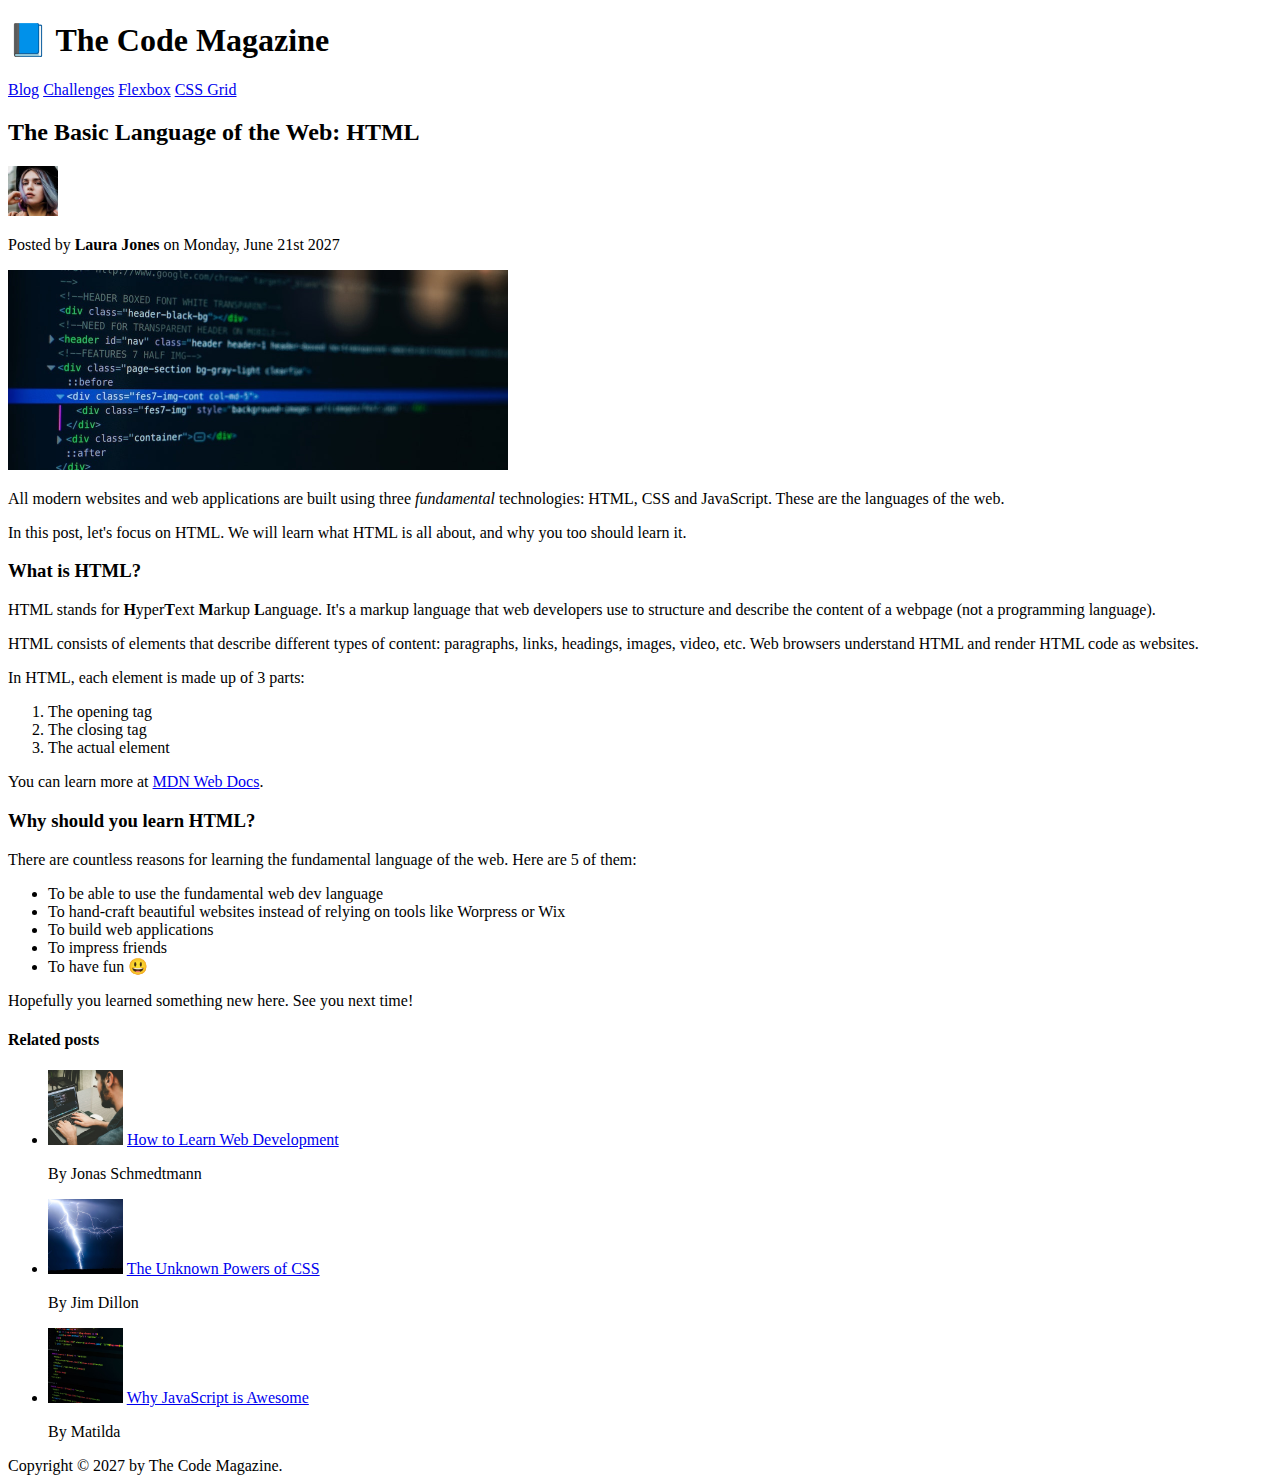
<file: 03-CSS-Fundamentals/index.html>
<!DOCTYPE html>
<html lang="en">
  <head>
    <meta charset="UTF-8" />
    <title>The Basic Language of the Web: HTML</title>
  </head>

  <body>
    <!--
    <h1>The Basic Language of the Web: HTML</h1>
    <h2>The Basic Language of the Web: HTML</h2>
    <h3>The Basic Language of the Web: HTML</h3>
    <h4>The Basic Language of the Web: HTML</h4>
    <h5>The Basic Language of the Web: HTML</h5>
    <h6>The Basic Language of the Web: HTML</h6>
    -->

    <header>
      <h1>📘 The Code Magazine</h1>

      <nav>
        <a href="blog.html">Blog</a>
        <a href="#">Challenges</a>
        <a href="#">Flexbox</a>
        <a href="#">CSS Grid</a>
      </nav>
    </header>

    <article>
      <header>
        <h2>The Basic Language of the Web: HTML</h2>

        <img
          src="img/laura-jones.jpg"
          alt="Headshot of Laura Jones"
          height="50"
          width="50"
        />

        <p>Posted by <strong>Laura Jones</strong> on Monday, June 21st 2027</p>

        <img
          src="img/post-img.jpg"
          alt="HTML code on a screen"
          width="500"
          height="200"
        />
      </header>

      <p>
        All modern websites and web applications are built using three
        <em>fundamental</em>
        technologies: HTML, CSS and JavaScript. These are the languages of the
        web.
      </p>

      <p>
        In this post, let's focus on HTML. We will learn what HTML is all about,
        and why you too should learn it.
      </p>

      <h3>What is HTML?</h3>
      <p>
        HTML stands for <strong>H</strong>yper<strong>T</strong>ext
        <strong>M</strong>arkup <strong>L</strong>anguage. It's a markup
        language that web developers use to structure and describe the content
        of a webpage (not a programming language).
      </p>
      <p>
        HTML consists of elements that describe different types of content:
        paragraphs, links, headings, images, video, etc. Web browsers understand
        HTML and render HTML code as websites.
      </p>
      <p>In HTML, each element is made up of 3 parts:</p>

      <ol>
        <li>The opening tag</li>
        <li>The closing tag</li>
        <li>The actual element</li>
      </ol>

      <p>
        You can learn more at
        <a
          href="https://developer.mozilla.org/en-US/docs/Web/HTML"
          target="_blank"
          >MDN Web Docs</a
        >.
      </p>

      <h3>Why should you learn HTML?</h3>

      <p>
        There are countless reasons for learning the fundamental language of the
        web. Here are 5 of them:
      </p>

      <ul>
        <li>To be able to use the fundamental web dev language</li>
        <li>
          To hand-craft beautiful websites instead of relying on tools like
          Worpress or Wix
        </li>
        <li>To build web applications</li>
        <li>To impress friends</li>
        <li>To have fun 😃</li>
      </ul>

      <p>Hopefully you learned something new here. See you next time!</p>
    </article>

    <aside>
      <h4>Related posts</h4>

      <ul>
        <li>
          <img
            src="img/related-1.jpg"
            alt="Person programming"
            width="75"
            width="75"
          />
          <a href="#">How to Learn Web Development</a>
          <p>By Jonas Schmedtmann</p>
        </li>
        <li>
          <img src="img/related-2.jpg" alt="Lightning" width="75" heigth="75" />
          <a href="#">The Unknown Powers of CSS</a>
          <p>By Jim Dillon</p>
        </li>
        <li>
          <img
            src="img/related-3.jpg"
            alt="JavaScript code on a screen"
            width="75"
            height="75"
          />
          <a href="#">Why JavaScript is Awesome</a>
          <p>By Matilda</p>
        </li>
      </ul>
    </aside>

    <footer>Copyright &copy; 2027 by The Code Magazine.</footer>
  </body>
</html>
</file>
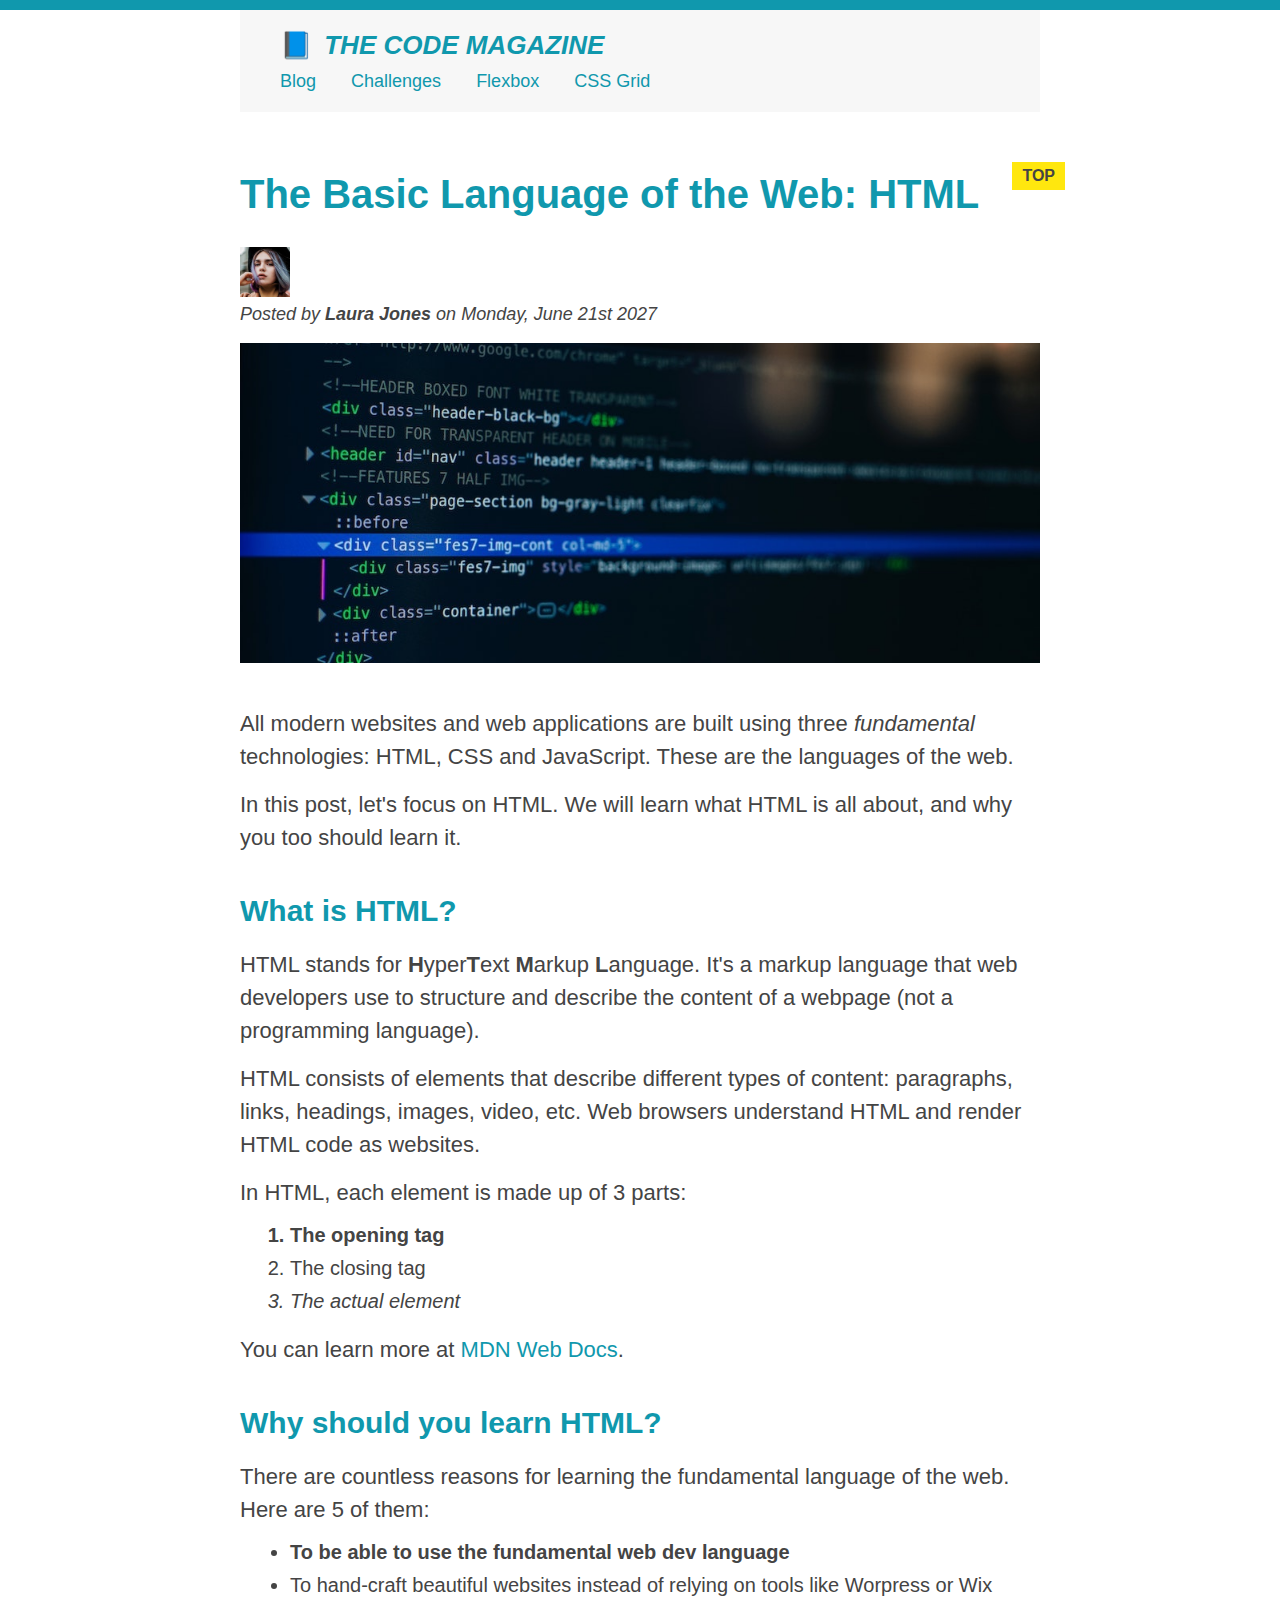
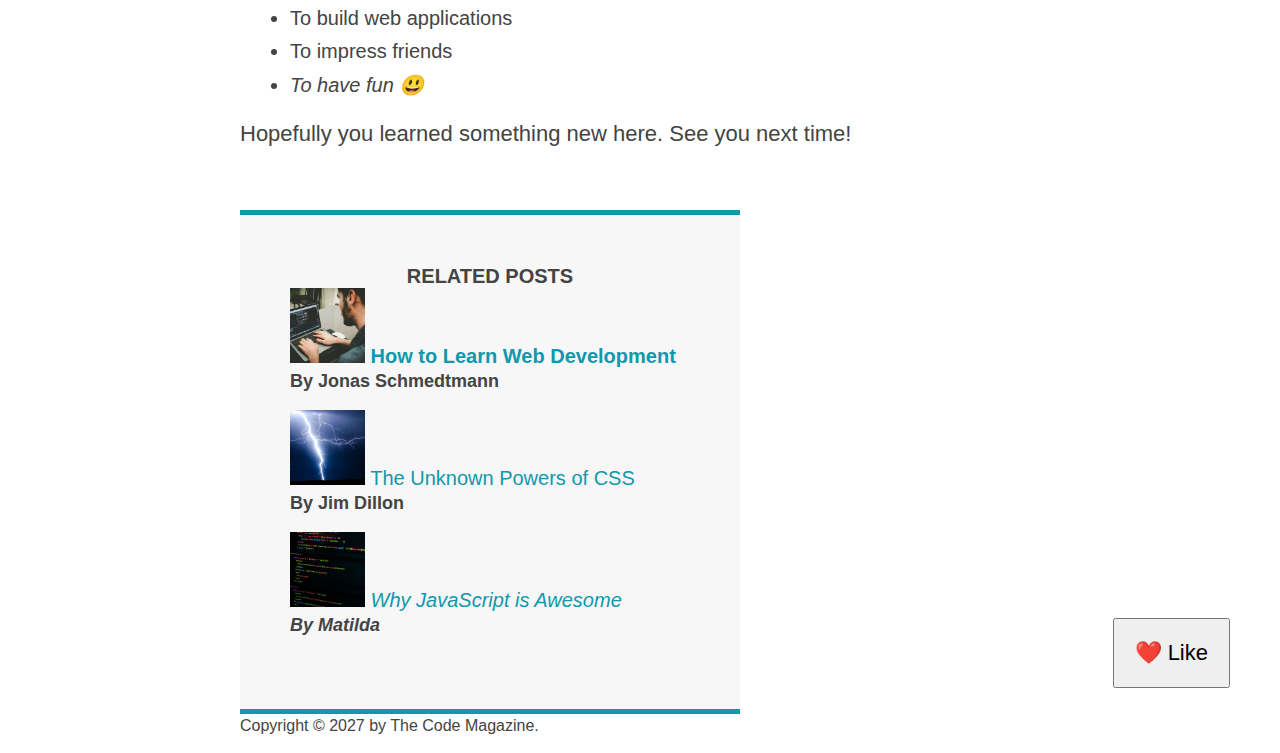
<file: 04-CSS-Layouts/index.html>
<!DOCTYPE html>
<html lang="en">
  <head>
    <meta charset="UTF-8" />
    <link href="style.css" rel="stylesheet" />

    <title>The Basic Language of the Web: HTML</title>
  </head>

  <body>
    <!--
    <h1>The Basic Language of the Web: HTML</h1>
    <h2>The Basic Language of the Web: HTML</h2>
    <h3>The Basic Language of the Web: HTML</h3>
    <h4>The Basic Language of the Web: HTML</h4>
    <h5>The Basic Language of the Web: HTML</h5>
    <h6>The Basic Language of the Web: HTML</h6>
    -->

    <div class="container">
      <header class="main-header">
        <h1>📘 The Code Magazine</h1>

        <nav>
          <!-- <strong>This is the navigation</strong> -->
          <a href="blog.html">Blog</a>
          <a href="#">Challenges</a>
          <a href="flexbox.html">Flexbox</a>
          <a href="css-grid.html">CSS Grid</a>
        </nav>
      </header>

      <article>
        <header class="post-header">
          <h2>The Basic Language of the Web: HTML</h2>

          <img
            src="img/laura-jones.jpg"
            alt="Headshot of Laura Jones"
            height="50"
            width="50"
          />

          <p id="author">
            Posted by <strong>Laura Jones</strong> on Monday, June 21st 2027
          </p>

          <img
            src="img/post-img.jpg"
            alt="HTML code on a screen"
            width="500"
            height="200"
            class="post-img"
          />
          <button>❤️ Like</button>
        </header>

        <p>
          All modern websites and web applications are built using three
          <em>fundamental</em>
          technologies: HTML, CSS and JavaScript. These are the languages of the
          web.
        </p>

        <p>
          In this post, let's focus on HTML. We will learn what HTML is all
          about, and why you too should learn it.
        </p>

        <h3>What is HTML?</h3>
        <p>
          HTML stands for <strong>H</strong>yper<strong>T</strong>ext
          <strong>M</strong>arkup <strong>L</strong>anguage. It's a markup
          language that web developers use to structure and describe the content
          of a webpage (not a programming language).
        </p>
        <p>
          HTML consists of elements that describe different types of content:
          paragraphs, links, headings, images, video, etc. Web browsers
          understand HTML and render HTML code as websites.
        </p>
        <p>In HTML, each element is made up of 3 parts:</p>

        <ol>
          <li class="first-li">The opening tag</li>
          <li>The closing tag</li>
          <li>The actual element</li>
        </ol>

        <p>
          You can learn more at
          <a
            href="https://developer.mozilla.org/en-US/docs/Web/HTML"
            target="_blank"
            >MDN Web Docs</a
          >.
        </p>

        <h3>Why should you learn HTML?</h3>

        <p>
          There are countless reasons for learning the fundamental language of
          the web. Here are 5 of them:
        </p>

        <ul>
          <li class="first-li">
            To be able to use the fundamental web dev language
          </li>
          <li>
            To hand-craft beautiful websites instead of relying on tools like
            Worpress or Wix
          </li>
          <li>To build web applications</li>
          <li>To impress friends</li>
          <li>To have fun 😃</li>
        </ul>

        <p>Hopefully you learned something new here. See you next time!</p>
      </article>

      <aside>
        <h4>Related posts</h4>

        <ul class="related">
          <li>
            <img
              src="img/related-1.jpg"
              alt="Person programming"
              width="75"
              height="75"
            />
            <a href="#">How to Learn Web Development</a>
            <p class="related-author">By Jonas Schmedtmann</p>
          </li>
          <li>
            <img
              src="img/related-2.jpg"
              alt="Lightning"
              width="75"
              height="75"
            />
            <a href="#">The Unknown Powers of CSS</a>
            <p class="related-author">By Jim Dillon</p>
          </li>
          <li>
            <img
              src="img/related-3.jpg"
              alt="JavaScript code on a screen"
              width="75"
              height="75"
            />
            <a href="#">Why JavaScript is Awesome</a>
            <p class="related-author">By Matilda</p>
          </li>
        </ul>
      </aside>

      <footer>
        <p id="copyright" class="copyright text">
          Copyright &copy; 2027 by The Code Magazine.
        </p>
      </footer>
    </div>
  </body>
</html>
</file>
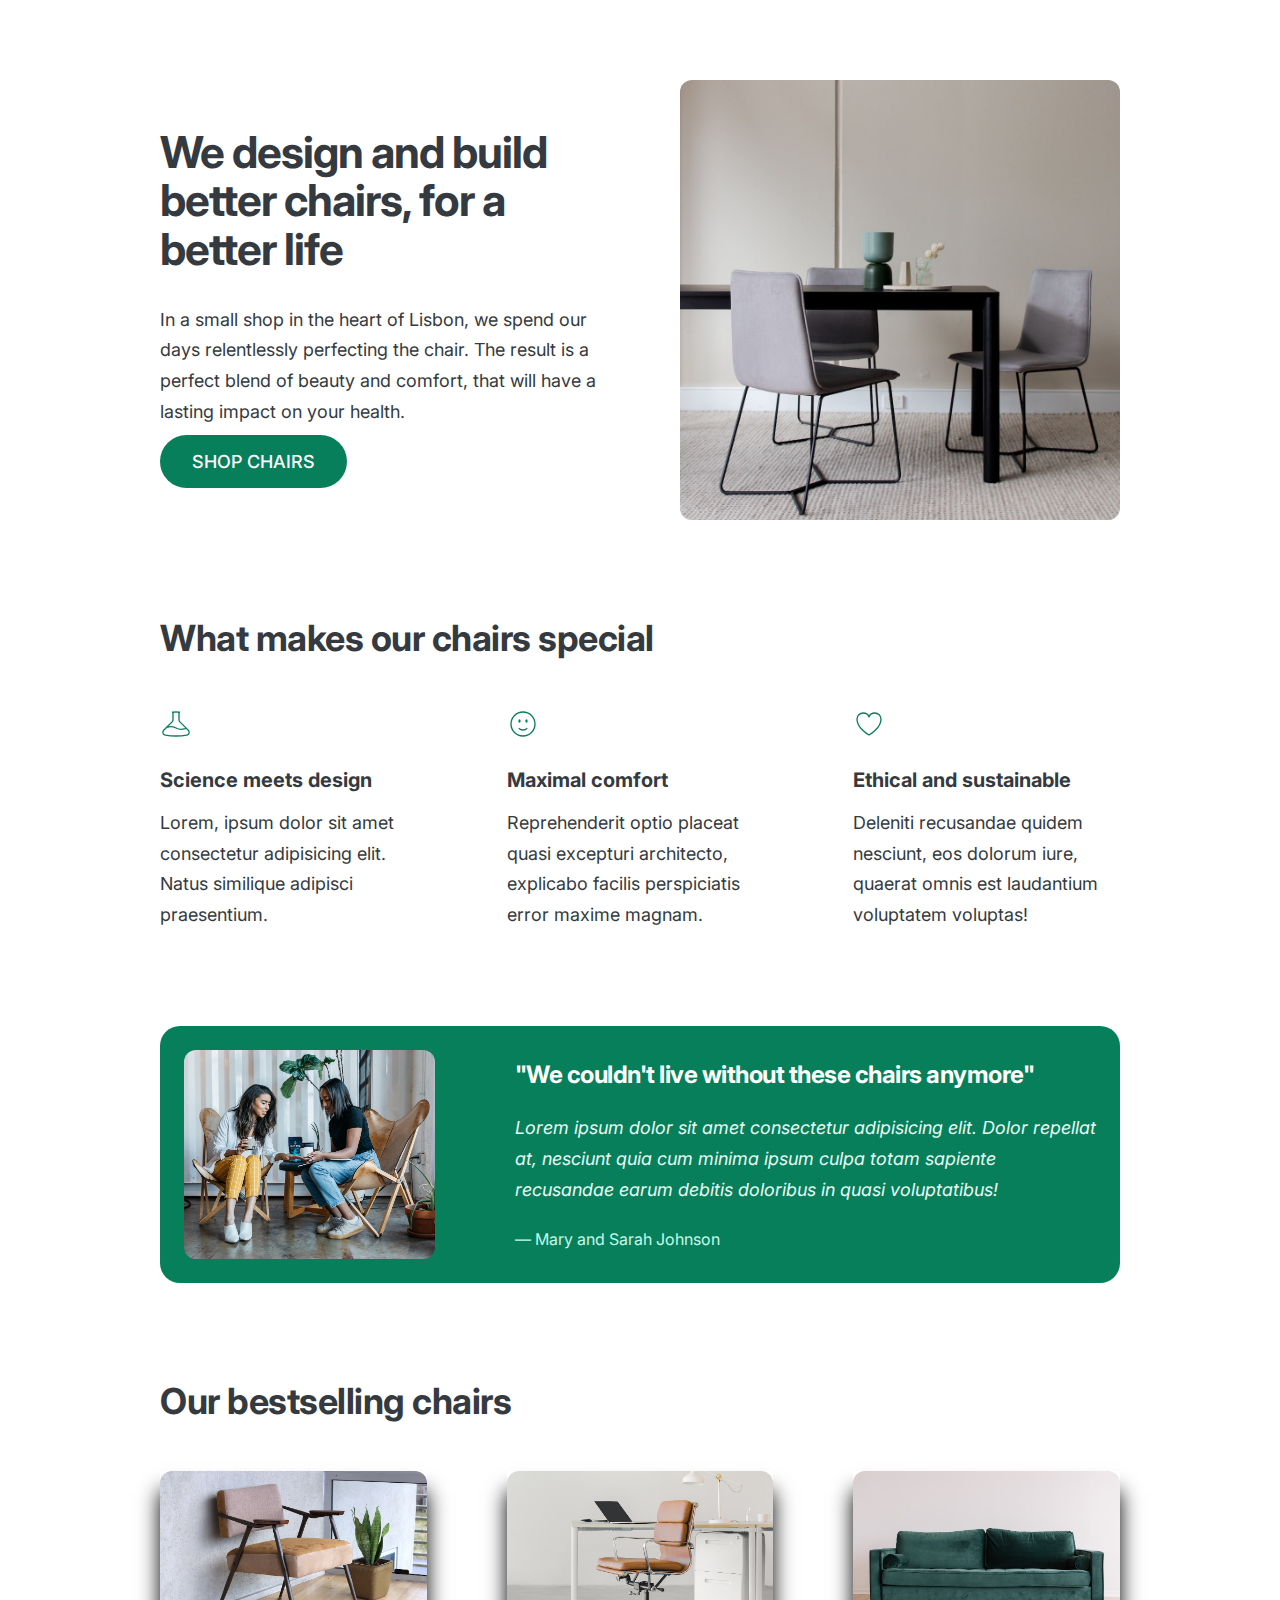
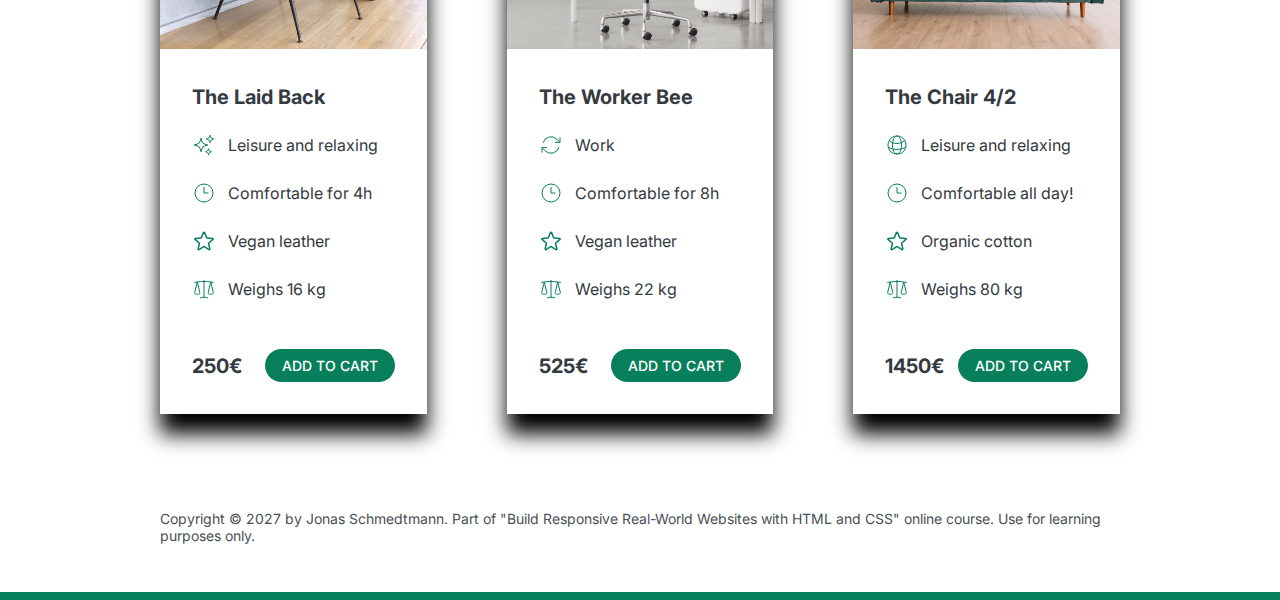
<file: 05-Design/index.html>
<!DOCTYPE html>
<html lang="en">
  <head>
    <meta charset="UTF-8" />
    <meta http-equiv="X-UA-Compatible" content="IE=edge" />
    <meta name="viewport" content="width=device-width, initial-scale=1.0" />

    <link rel="preconnect" href="https://fonts.googleapis.com" />
    <link rel="preconnect" href="https://fonts.gstatic.com" crossorigin />
    <link
      href="https://fonts.googleapis.com/css2?family=Inter:wght@400;500;700&display=swap"
      rel="stylesheet"
    />
    <link rel="stylesheet" href="style.css" />
    <title>Lisbon Chair Shop</title>
  </head>
  <body>
    <div class="container">
      <header>
        <div class="header-text-box">
          <h1>We design and build better chairs, for a better life</h1>
          <p class="header-text">
            In a small shop in the heart of Lisbon, we spend our days
            relentlessly perfecting the chair. The result is a perfect blend of
            beauty and comfort, that will have a lasting impact on your health.
          </p>
          <a class="btn btn--big" href="#">Shop chairs</a>
        </div>
        <img src="hero.jpg" alt="Photo" />
      </header>

      <section>
        <h2>What makes our chairs special</h2>
        <div class="grid-3-cols">
          <div>
            <svg
              xmlns="http://www.w3.org/2000/svg"
              fill="none"
              viewBox="0 0 24 24"
              strokeWidth="{1.5}"
              stroke="currentColor"
              class="features-icon"
            >
              <path
                strokeLinecap="round"
                strokeLinejoin="round"
                d="M9.75 3.104v5.714a2.25 2.25 0 01-.659 1.591L5 14.5M9.75 3.104c-.251.023-.501.05-.75.082m.75-.082a24.301 24.301 0 014.5 0m0 0v5.714c0 .597.237 1.17.659 1.591L19.8 15.3M14.25 3.104c.251.023.501.05.75.082M19.8 15.3l-1.57.393A9.065 9.065 0 0112 15a9.065 9.065 0 00-6.23-.693L5 14.5m14.8.8l1.402 1.402c1.232 1.232.65 3.318-1.067 3.611A48.309 48.309 0 0112 21c-2.773 0-5.491-.235-8.135-.687-1.718-.293-2.3-2.379-1.067-3.61L5 14.5"
              />
            </svg>
            <p class="features-title"><strong>Science meets design</strong></p>
            <p class="features-text">
              Lorem, ipsum dolor sit amet consectetur adipisicing elit. Natus
              similique adipisci praesentium.
            </p>
          </div>

          <div>
            <svg
              xmlns="http://www.w3.org/2000/svg"
              fill="none"
              viewBox="0 0 24 24"
              strokeWidth="{1.5}"
              stroke="currentColor"
              class="features-icon"
            >
              <path
                strokeLinecap="round"
                strokeLinejoin="round"
                d="M15.182 15.182a4.5 4.5 0 01-6.364 0M21 12a9 9 0 11-18 0 9 9 0 0118 0zM9.75 9.75c0 .414-.168.75-.375.75S9 10.164 9 9.75 9.168 9 9.375 9s.375.336.375.75zm-.375 0h.008v.015h-.008V9.75zm5.625 0c0 .414-.168.75-.375.75s-.375-.336-.375-.75.168-.75.375-.75.375.336.375.75zm-.375 0h.008v.015h-.008V9.75z"
              />
            </svg>

            <p class="features-title">
              <strong>Maximal comfort</strong>
            </p>

            <p class="features-text">
              Reprehenderit optio placeat quasi excepturi architecto, explicabo
              facilis perspiciatis error maxime magnam.
            </p>
          </div>

          <div>
            <svg
              xmlns="http://www.w3.org/2000/svg"
              fill="none"
              viewBox="0 0 24 24"
              strokeWidth="{1.5}"
              stroke="currentColor"
              class="features-icon"
            >
              <path
                strokeLinecap="round"
                strokeLinejoin="round"
                d="M21 8.25c0-2.485-2.099-4.5-4.688-4.5-1.935 0-3.597 1.126-4.312 2.733-.715-1.607-2.377-2.733-4.313-2.733C5.1 3.75 3 5.765 3 8.25c0 7.22 9 12 9 12s9-4.78 9-12z"
              />
            </svg>

            <p class="features-title">
              <strong>Ethical and sustainable</strong>
            </p>
            <p class="features-text">
              Deleniti recusandae quidem nesciunt, eos dolorum iure, quaerat
              omnis est laudantium voluptatem voluptas!
            </p>
          </div>
        </div>
      </section>

      <section class="testimonial-section">
        <div class="grid-3-cols">
          <img src="customers.jpg" alt="People sitting on chairs" />
          <div class="testimonial-box">
            <h2>"We couldn't live without these chairs anymore"</h2>
            <blockquote class="testimonial-text">
              Lorem ipsum dolor sit amet consectetur adipisicing elit. Dolor
              repellat at, nesciunt quia cum minima ipsum culpa totam sapiente
              recusandae earum debitis doloribus in quasi voluptatibus!
            </blockquote>
            <p class="testimonial-author">&mdash; Mary and Sarah Johnson</p>
          </div>
        </div>
      </section>

      <section>
        <h2>Our bestselling chairs</h2>
        <div class="grid-3-cols">
          <figure class="chair">
            <img src="chair-1.jpg" alt="Chair" />
            <div class="chair-box">
              <h3>The Laid Back</h3>
              <ul class="chair-details">
                <li>
                  <svg
                    xmlns="http://www.w3.org/2000/svg"
                    fill="none"
                    viewBox="0 0 24 24"
                    strokeWidth="{1.5}"
                    stroke="currentColor"
                    class="chair-icon"
                  >
                    <path
                      strokeLinecap="round"
                      strokeLinejoin="round"
                      d="M9.813 15.904L9 18.75l-.813-2.846a4.5 4.5 0 00-3.09-3.09L2.25 12l2.846-.813a4.5 4.5 0 003.09-3.09L9 5.25l.813 2.846a4.5 4.5 0 003.09 3.09L15.75 12l-2.846.813a4.5 4.5 0 00-3.09 3.09zM18.259 8.715L18 9.75l-.259-1.035a3.375 3.375 0 00-2.455-2.456L14.25 6l1.036-.259a3.375 3.375 0 002.455-2.456L18 2.25l.259 1.035a3.375 3.375 0 002.456 2.456L21.75 6l-1.035.259a3.375 3.375 0 00-2.456 2.456zM16.894 20.567L16.5 21.75l-.394-1.183a2.25 2.25 0 00-1.423-1.423L13.5 18.75l1.183-.394a2.25 2.25 0 001.423-1.423l.394-1.183.394 1.183a2.25 2.25 0 001.423 1.423l1.183.394-1.183.394a2.25 2.25 0 00-1.423 1.423z"
                    />
                  </svg>

                  <!-- Span is a generic INLINE text element, it doesn't have any meaning. It's like a div element, but inline -->
                  <span>Leisure and relaxing</span>
                </li>
                <li>
                  <svg
                    xmlns="http://www.w3.org/2000/svg"
                    fill="none"
                    viewBox="0 0 24 24"
                    strokeWidth="{1.5}"
                    stroke="currentColor"
                    class="chair-icon"
                  >
                    <path
                      strokeLinecap="round"
                      strokeLinejoin="round"
                      d="M12 6v6h4.5m4.5 0a9 9 0 11-18 0 9 9 0 0118 0z"
                    />
                  </svg>

                  <span>Comfortable for 4h</span>
                </li>
                <li>
                  <svg
                    xmlns="http://www.w3.org/2000/svg"
                    fill="none"
                    viewBox="0 0 24 24"
                    stroke-width="1.5"
                    stroke="currentColor"
                    class="chair-icon"
                  >
                    <path
                      stroke-linecap="round"
                      stroke-linejoin="round"
                      d="M11.48 3.499a.562.562 0 011.04 0l2.125 5.111a.563.563 0 00.475.345l5.518.442c.499.04.701.663.321.988l-4.204 3.602a.563.563 0 00-.182.557l1.285 5.385a.562.562 0 01-.84.61l-4.725-2.885a.563.563 0 00-.586 0L6.982 20.54a.562.562 0 01-.84-.61l1.285-5.386a.562.562 0 00-.182-.557l-4.204-3.602a.563.563 0 01.321-.988l5.518-.442a.563.563 0 00.475-.345L11.48 3.5z"
                    />
                  </svg>

                  <span>Vegan leather</span>
                </li>
                <li>
                  <svg
                    xmlns="http://www.w3.org/2000/svg"
                    fill="none"
                    viewBox="0 0 24 24"
                    strokeWidth="{1.5}"
                    stroke="currentColor"
                    class="chair-icon"
                  >
                    <path
                      strokeLinecap="round"
                      strokeLinejoin="round"
                      d="M12 3v17.25m0 0c-1.472 0-2.882.265-4.185.75M12 20.25c1.472 0 2.882.265 4.185.75M18.75 4.97A48.416 48.416 0 0012 4.5c-2.291 0-4.545.16-6.75.47m13.5 0c1.01.143 2.01.317 3 .52m-3-.52l2.62 10.726c.122.499-.106 1.028-.589 1.202a5.988 5.988 0 01-2.031.352 5.988 5.988 0 01-2.031-.352c-.483-.174-.711-.703-.59-1.202L18.75 4.971zm-16.5.52c.99-.203 1.99-.377 3-.52m0 0l2.62 10.726c.122.499-.106 1.028-.589 1.202a5.989 5.989 0 01-2.031.352 5.989 5.989 0 01-2.031-.352c-.483-.174-.711-.703-.59-1.202L5.25 4.971z"
                    />
                  </svg>

                  <span>Weighs 16 kg</span>
                </li>
              </ul>
              <div class="chair-price">
                <strong>250€</strong>
                <a href="#" class="btn btn--small">Add to cart</a>
              </div>
            </div>
          </figure>

          <figure class="chair">
            <img src="chair-2.jpg" alt="Chair" />
            <div class="chair-box">
              <h3>The Worker Bee</h3>
              <ul class="chair-details">
                <li>
                  <svg
                    xmlns="http://www.w3.org/2000/svg"
                    fill="none"
                    viewBox="0 0 24 24"
                    strokeWidth="{1.5}"
                    stroke="currentColor"
                    class="chair-icon"
                  >
                    <path
                      strokeLinecap="round"
                      strokeLinejoin="round"
                      d="M16.023 9.348h4.992v-.001M2.985 19.644v-4.992m0 0h4.992m-4.993 0l3.181 3.183a8.25 8.25 0 0013.803-3.7M4.031 9.865a8.25 8.25 0 0113.803-3.7l3.181 3.182m0-4.991v4.99"
                    />
                  </svg>

                  <span>Work</span>
                </li>
                <li>
                  <svg
                    xmlns="http://www.w3.org/2000/svg"
                    fill="none"
                    viewBox="0 0 24 24"
                    strokeWidth="{1.5}"
                    stroke="currentColor"
                    class="chair-icon"
                  >
                    <path
                      strokeLinecap="round"
                      strokeLinejoin="round"
                      d="M12 6v6h4.5m4.5 0a9 9 0 11-18 0 9 9 0 0118 0z"
                    />
                  </svg>
                  <span>Comfortable for 8h</span>
                </li>
                <li>
                  <svg
                    xmlns="http://www.w3.org/2000/svg"
                    fill="none"
                    viewBox="0 0 24 24"
                    stroke-width="1.5"
                    stroke="currentColor"
                    class="chair-icon"
                  >
                    <path
                      stroke-linecap="round"
                      stroke-linejoin="round"
                      d="M11.48 3.499a.562.562 0 011.04 0l2.125 5.111a.563.563 0 00.475.345l5.518.442c.499.04.701.663.321.988l-4.204 3.602a.563.563 0 00-.182.557l1.285 5.385a.562.562 0 01-.84.61l-4.725-2.885a.563.563 0 00-.586 0L6.982 20.54a.562.562 0 01-.84-.61l1.285-5.386a.562.562 0 00-.182-.557l-4.204-3.602a.563.563 0 01.321-.988l5.518-.442a.563.563 0 00.475-.345L11.48 3.5z"
                    />
                  </svg>
                  <span>Vegan leather</span>
                </li>
                <li>
                  <svg
                    xmlns="http://www.w3.org/2000/svg"
                    fill="none"
                    viewBox="0 0 24 24"
                    strokeWidth="{1.5}"
                    stroke="currentColor"
                    class="chair-icon"
                  >
                    <path
                      strokeLinecap="round"
                      strokeLinejoin="round"
                      d="M12 3v17.25m0 0c-1.472 0-2.882.265-4.185.75M12 20.25c1.472 0 2.882.265 4.185.75M18.75 4.97A48.416 48.416 0 0012 4.5c-2.291 0-4.545.16-6.75.47m13.5 0c1.01.143 2.01.317 3 .52m-3-.52l2.62 10.726c.122.499-.106 1.028-.589 1.202a5.988 5.988 0 01-2.031.352 5.988 5.988 0 01-2.031-.352c-.483-.174-.711-.703-.59-1.202L18.75 4.971zm-16.5.52c.99-.203 1.99-.377 3-.52m0 0l2.62 10.726c.122.499-.106 1.028-.589 1.202a5.989 5.989 0 01-2.031.352 5.989 5.989 0 01-2.031-.352c-.483-.174-.711-.703-.59-1.202L5.25 4.971z"
                    />
                  </svg>
                  <span>Weighs 22 kg</span>
                </li>
              </ul>
              <div class="chair-price">
                <strong>525€</strong>
                <a href="#" class="btn btn--small">Add to cart</a>
              </div>
            </div>
          </figure>

          <figure class="chair">
            <img src="chair-3.jpg" alt="Chair" />
            <div class="chair-box">
              <h3>The Chair 4/2</h3>
              <ul class="chair-details">
                <li>
                  <svg
                    xmlns="http://www.w3.org/2000/svg"
                    fill="none"
                    viewBox="0 0 24 24"
                    strokeWidth="{1.5}"
                    stroke="currentColor"
                    class="chair-icon"
                  >
                    <path
                      strokeLinecap="round"
                      strokeLinejoin="round"
                      d="M12 21a9.004 9.004 0 008.716-6.747M12 21a9.004 9.004 0 01-8.716-6.747M12 21c2.485 0 4.5-4.03 4.5-9S14.485 3 12 3m0 18c-2.485 0-4.5-4.03-4.5-9S9.515 3 12 3m0 0a8.997 8.997 0 017.843 4.582M12 3a8.997 8.997 0 00-7.843 4.582m15.686 0A11.953 11.953 0 0112 10.5c-2.998 0-5.74-1.1-7.843-2.918m15.686 0A8.959 8.959 0 0121 12c0 .778-.099 1.533-.284 2.253m0 0A17.919 17.919 0 0112 16.5c-3.162 0-6.133-.815-8.716-2.247m0 0A9.015 9.015 0 013 12c0-1.605.42-3.113 1.157-4.418"
                    />
                  </svg>

                  <span>Leisure and relaxing</span>
                </li>
                <li>
                  <svg
                    xmlns="http://www.w3.org/2000/svg"
                    fill="none"
                    viewBox="0 0 24 24"
                    strokeWidth="{1.5}"
                    stroke="currentColor"
                    class="chair-icon"
                  >
                    <path
                      strokeLinecap="round"
                      strokeLinejoin="round"
                      d="M12 6v6h4.5m4.5 0a9 9 0 11-18 0 9 9 0 0118 0z"
                    />
                  </svg>
                  <span>Comfortable all day!</span>
                </li>
                <li>
                  <svg
                    xmlns="http://www.w3.org/2000/svg"
                    fill="none"
                    viewBox="0 0 24 24"
                    stroke-width="1.5"
                    stroke="currentColor"
                    class="chair-icon"
                  >
                    <path
                      stroke-linecap="round"
                      stroke-linejoin="round"
                      d="M11.48 3.499a.562.562 0 011.04 0l2.125 5.111a.563.563 0 00.475.345l5.518.442c.499.04.701.663.321.988l-4.204 3.602a.563.563 0 00-.182.557l1.285 5.385a.562.562 0 01-.84.61l-4.725-2.885a.563.563 0 00-.586 0L6.982 20.54a.562.562 0 01-.84-.61l1.285-5.386a.562.562 0 00-.182-.557l-4.204-3.602a.563.563 0 01.321-.988l5.518-.442a.563.563 0 00.475-.345L11.48 3.5z"
                    />
                  </svg>
                  <span>Organic cotton</span>
                </li>
                <li>
                  <svg
                    xmlns="http://www.w3.org/2000/svg"
                    fill="none"
                    viewBox="0 0 24 24"
                    strokeWidth="{1.5}"
                    stroke="currentColor"
                    class="chair-icon"
                  >
                    <path
                      strokeLinecap="round"
                      strokeLinejoin="round"
                      d="M12 3v17.25m0 0c-1.472 0-2.882.265-4.185.75M12 20.25c1.472 0 2.882.265 4.185.75M18.75 4.97A48.416 48.416 0 0012 4.5c-2.291 0-4.545.16-6.75.47m13.5 0c1.01.143 2.01.317 3 .52m-3-.52l2.62 10.726c.122.499-.106 1.028-.589 1.202a5.988 5.988 0 01-2.031.352 5.988 5.988 0 01-2.031-.352c-.483-.174-.711-.703-.59-1.202L18.75 4.971zm-16.5.52c.99-.203 1.99-.377 3-.52m0 0l2.62 10.726c.122.499-.106 1.028-.589 1.202a5.989 5.989 0 01-2.031.352 5.989 5.989 0 01-2.031-.352c-.483-.174-.711-.703-.59-1.202L5.25 4.971z"
                    />
                  </svg>
                  <span>Weighs 80 kg</span>
                </li>
              </ul>
              <div class="chair-price">
                <strong>1450€</strong>
                <a href="#" class="btn btn--small">Add to cart</a>
              </div>
            </div>
          </figure>
        </div>
      </section>

      <footer>
        Copyright &copy; 2027 by Jonas Schmedtmann. Part of "Build Responsive
        Real-World Websites with HTML and CSS" online course. Use for learning
        purposes only.
      </footer>
    </div>
  </body>
</html>
</file>
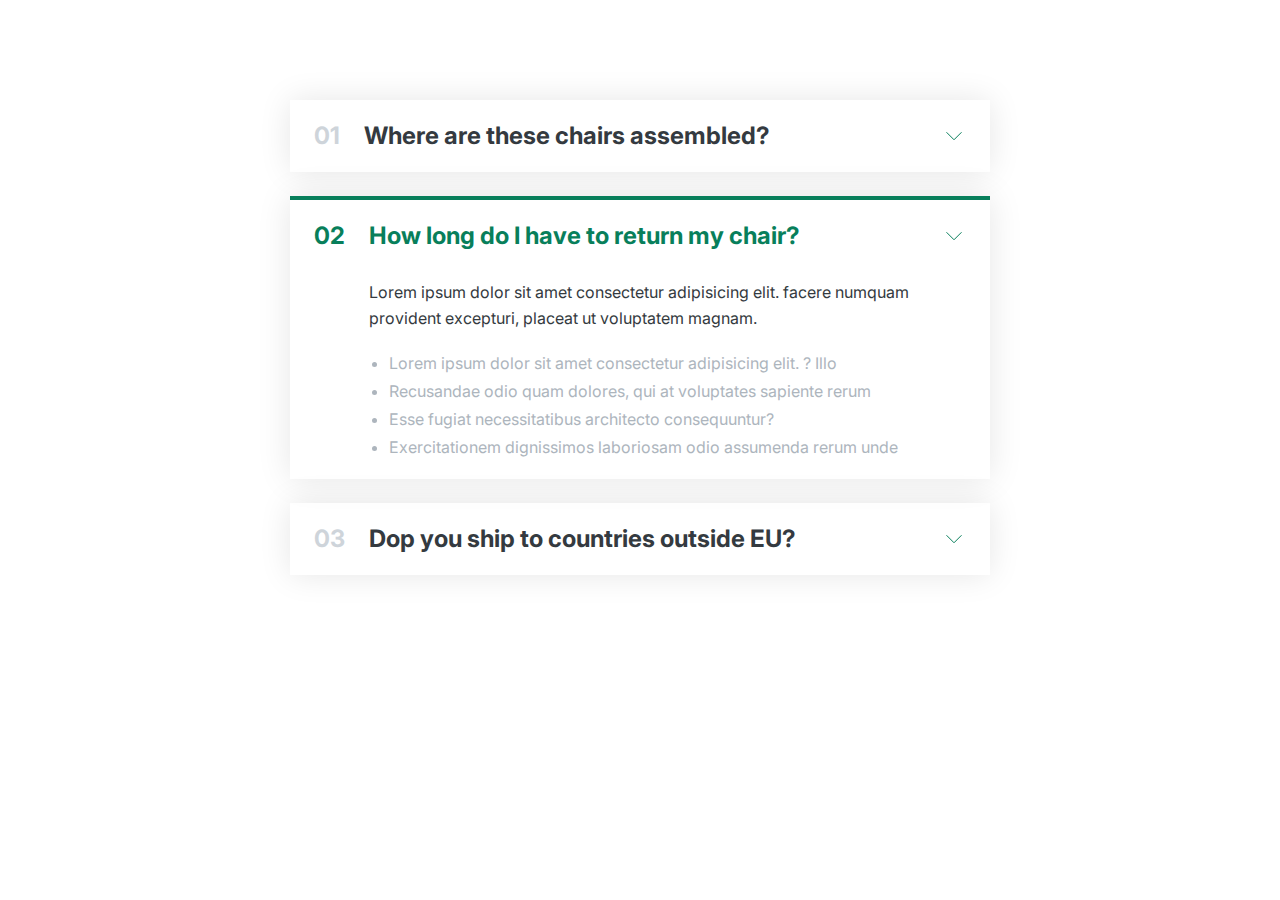
<file: 01-accordion.html>
<!DOCTYPE html>
<html lang="en">
  <head>
    <meta charset="UTF-8" />
    <meta http-equiv="X-UA-Compatible" content="IE=edge" />
    <meta name="viewport" content="width=device-width, initial-scale=1.0" />
    <title>Accordion Document</title>
    <link
      href="https://fonts.googleapis.com/css2?family=Inter:wght@400;500;700&display=swap"
      rel="stylesheet"
    />
    <style>
      /*
      SPACING SYSTEM (px)
      2 / 4 / 8 / 12 / 16 / 24 / 32 / 48 / 64 / 80 / 96 / 128

      FONT SIZE SYSTEM (px)
      10 / 12 / 14 / 16 / 18 / 20 / 24 / 30 / 36 / 44 / 52 / 62 / 74 / 86 / 98
      */

      /*
      MAIN COLOR: #087f5b
      GREY COLOR:  #0343a40 */

      * {
        margin: 0;
        padding: 0;
        box-sizing: border-box;
      }

      body {
        font-family: "Inter", sans-serif;
        color: #343a40;
        line-height: 1;
      }

      .accordion {
        width: 700px;
        margin: 100px auto;

        /* spacing between all 3 items */
        display: flex;
        flex-direction: column;
        gap: 24px;
      }

      .item {
        box-shadow: 0 0 32px 0 rgba(0, 0, 0, 0.1);
        padding: 24px;

        display: grid;
        grid-template-columns: auto 1fr auto;
        column-gap: 24px;
        row-gap: 32px;
        align-items: center;
      }

      .number,
      .text {
        font-size: 24px;
        font-weight: bold;
        /* color: #087f5b; */
      }

      .number {
        color: #ced4da;
      }
      .icon {
        height: 24px;
        width: 24px;
        stroke: #087f5b;
      }
      .hidden-box {
        grid-column: 2;
        display: none;
      }

      .hidden-box p {
        line-height: 1.6;
        margin-bottom: 24px;
      }
      .hidden-box ul {
        color: #adb5bd;
        margin-left: 20px;

        /* replacemet for margin-bottom: 12px to get spacing between list elements */
        display: flex;
        flex-direction: column;
        gap: 12px;
      }

      /* OPEN STATE */

      .open {
        border-top: 4px solid #087f5b;
      }

      .open .hidden-box {
        display: block;
      }

      .open .text,
      .open .number {
        color: #087f5b;
      }
    </style>
  </head>

  <body>
    <div class="accordion">
      <div class="item">
        <p class="number">01</p>
        <p class="text">Where are these chairs assembled?</p>
        <svg
          xmlns="http://www.w3.org/2000/svg"
          fill="none"
          viewBox="0 0 24 24"
          strokeWidth="{1.5}"
          stroke="currentColor"
          class="icon"
        >
          <path
            strokeLinecap="round"
            strokeLinejoin="round"
            d="M19.5 8.25l-7.5 7.5-7.5-7.5"
          />
        </svg>

        <div class="hidden-box">
          <p>
            Lorem ipsum dolor sit amet consectetur adipisicing elit. facere
            numquam provident excepturi, placeat ut voluptatem magnam.
          </p>
          <ul>
            <li>
              Lorem ipsum dolor sit amet consectetur adipisicing elit. ? Illo
            </li>
            <li>
              Recusandae odio quam dolores, qui at voluptates sapiente rerum
            </li>
            <li>Esse fugiat necessitatibus architecto consequuntur?</li>
            <li>
              Exercitationem dignissimos laboriosam odio assumenda rerum unde
            </li>
          </ul>
        </div>
      </div>

      <div class="item open">
        <p class="number">02</p>
        <p class="text">How long do I have to return my chair?</p>
        <svg
          xmlns="http://www.w3.org/2000/svg"
          fill="none"
          viewBox="0 0 24 24"
          strokeWidth="{1.5}"
          stroke="currentColor"
          class="icon"
        >
          <path
            strokeLinecap="round"
            strokeLinejoin="round"
            d="M19.5 8.25l-7.5 7.5-7.5-7.5"
          />
        </svg>

        <div class="hidden-box">
          <p>
            Lorem ipsum dolor sit amet consectetur adipisicing elit. facere
            numquam provident excepturi, placeat ut voluptatem magnam.
          </p>
          <ul>
            <li>
              Lorem ipsum dolor sit amet consectetur adipisicing elit. ? Illo
            </li>
            <li>
              Recusandae odio quam dolores, qui at voluptates sapiente rerum
            </li>
            <li>Esse fugiat necessitatibus architecto consequuntur?</li>
            <li>
              Exercitationem dignissimos laboriosam odio assumenda rerum unde
            </li>
          </ul>
        </div>
      </div>

      <div class="item">
        <p class="number">03</p>
        <p class="text">Dop you ship to countries outside EU?</p>
        <svg
          xmlns="http://www.w3.org/2000/svg"
          fill="none"
          viewBox="0 0 24 24"
          strokeWidth="{1.5}"
          stroke="currentColor"
          class="icon"
        >
          <path
            strokeLinecap="round"
            strokeLinejoin="round"
            d="M19.5 8.25l-7.5 7.5-7.5-7.5"
          />
        </svg>

        <div class="hidden-box">
          <p>
            Lorem ipsum dolor sit amet consectetur adipisicing elit. facere
            numquam provident excepturi, placeat ut voluptatem magnam.
          </p>
          <ul>
            <li>
              Lorem ipsum dolor sit amet consectetur adipisicing elit. ? Illo
            </li>
            <li>
              Recusandae odio quam dolores, qui at voluptates sapiente rerum
            </li>
            <li>Esse fugiat necessitatibus architecto consequuntur?</li>
            <li>
              Exercitationem dignissimos laboriosam odio assumenda rerum unde
            </li>
          </ul>
        </div>
      </div>
    </div>
  </body>
</html>
</file>
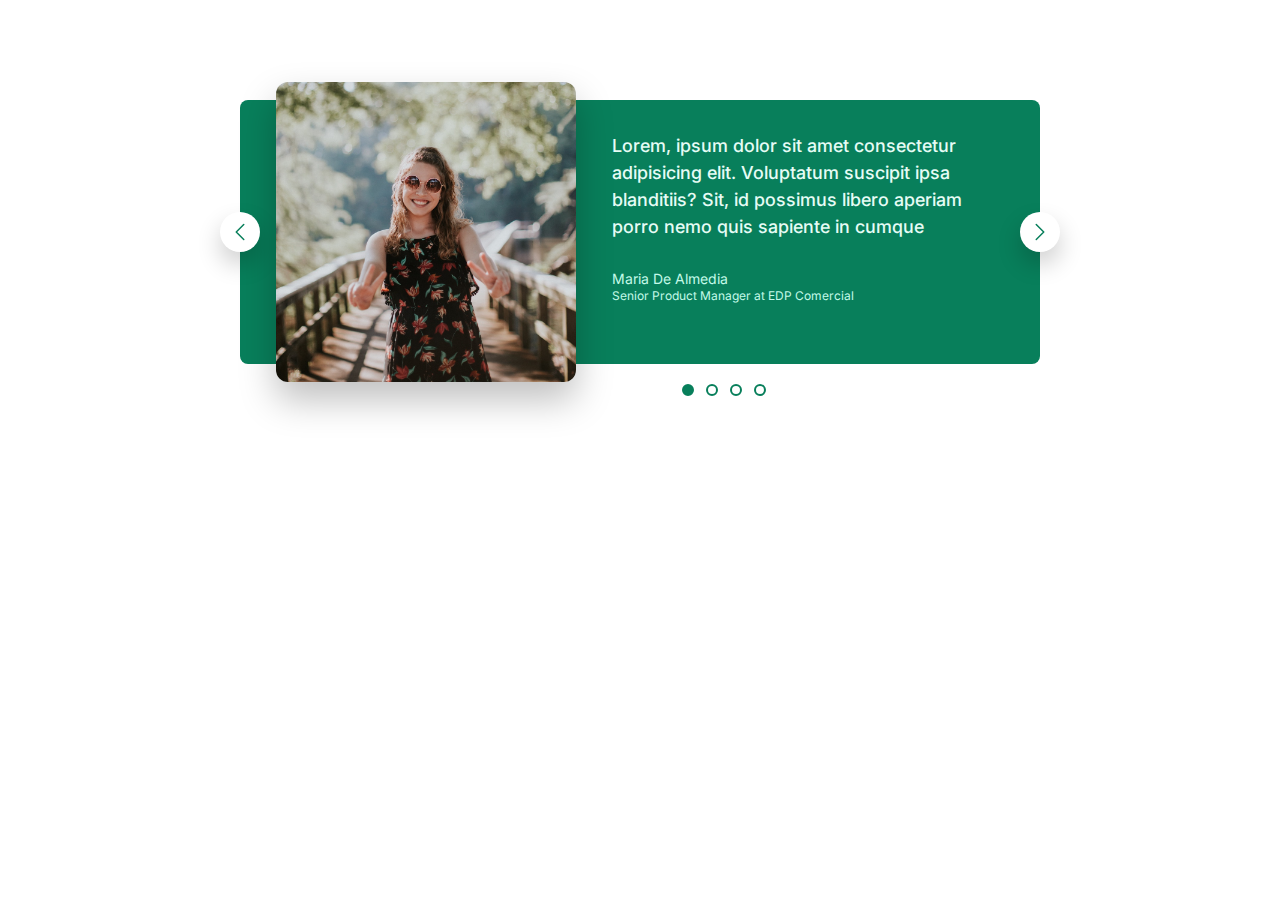
<file: 02-carousel.html>
<!DOCTYPE html>
<html lang="en">
  <head>
    <meta charset="UTF-8" />
    <meta http-equiv="X-UA-Compatible" content="IE=edge" />
    <meta name="viewport" content="width=device-width, initial-scale=1.0" />
    <title>Carousel Component</title>
    <link
      href="https://fonts.googleapis.com/css2?family=Inter:wght@400;500;700&display=swap"
      rel="stylesheet"
    />
    <style>
      /*
      SPACING SYSTEM (px)
      2 / 4 / 8 / 12 / 16 / 24 / 32 / 48 / 64 / 80 / 96 / 128

      FONT SIZE SYSTEM (px)
      10 / 12 / 14 / 16 / 18 / 20 / 24 / 30 / 36 / 44 / 52 / 62 / 74 / 86 / 98
      */

      /*
      MAIN COLOR: #087f5b
      GREY COLOR:  #0343a40 */

      * {
        margin: 0;
        padding: 0;
        box-sizing: border-box;
      }

      body {
        font-family: "Inter", sans-serif;
        color: #343a40;
        line-height: 1;
      }

      img {
        height: 200px;
        border-radius: 8px;
        transform: scale(1.5);
        box-shadow: 0 12px 24px rgb(0, 0, 0, 0.25);
      }

      .carousel {
        background-color: #087f5b;
        width: 800px;
        margin: 100px auto;
        border-radius: 8px;
        padding: 32px;
        padding-right: 48px;
        padding-left: 86px;
        display: flex;
        /* align-items: center; */
        gap: 86px;
        position: relative;
      }

      .testimonial-text {
        font-size: 18px;
        line-height: 1.5;
        font-weight: 500;
        margin-bottom: 32px;
        color: #e6fcf5;
      }
      .testimonial-author {
        font-size: 14px;
        margin-bottom: 4px;
        color: #c3fae8;
      }
      .testimonial-job {
        font-size: 12px;
        color: #c3fae8;
      }

      /* controls */
      .btn {
        background-color: #fff;
        border: none;
        height: 40px;
        width: 40px;
        position: absolute;
        border-radius: 50%;
        cursor: pointer;
        display: flex;
        align-items: center;
        justify-content: center;
        box-shadow: 0 12px 24px rgba(0, 0, 0, 0.2);
      }

      .btn--left {
        left: 0;
        top: 50%;
        transform: translate(-50%, -50%);
      }

      .btn--right {
        right: 0;
        top: 50%;
        transform: translate(50%, -50%);
      }
      .btn-icon {
        height: 24px;
        width: 24px;
        stroke: #087f5b;
      }
      .dots {
        position: absolute;
        left: 50%;
        transform: translate(50%, 32px);
        bottom: 0;

        display: flex;
        gap: 12px;
      }

      .dot {
        height: 12px;
        width: 12px;
        background-color: #fff;
        border: 2px solid #087f5b;
        border-radius: 50%;
        cursor: pointer;
      }

      .dot--1 {
        background-color: #087f5b;
      }
    </style>
  </head>

  <body>
    <div class="carousel">
      <img src="maria.jpg" alt="maria photo" />
      <blockquote class="testimonial">
        <p class="testimonial-text">
          Lorem, ipsum dolor sit amet consectetur adipisicing elit. Voluptatum
          suscipit ipsa blanditiis? Sit, id possimus libero aperiam porro nemo
          quis sapiente in cumque
        </p>
        <p class="testimonial-author">Maria De Almedia</p>
        <p class="testimonial-job">Senior Product Manager at EDP Comercial</p>
      </blockquote>
      <button class="btn btn--left">
        <svg
          xmlns="http://www.w3.org/2000/svg"
          fill="none"
          viewBox="0 0 24 24"
          stroke-width="1.5"
          stroke="currentColor"
          class="btn-icon"
        >
          <path
            stroke-linecap="round"
            stroke-linejoin="round"
            d="M15.75 19.5L8.25 12l7.5-7.5"
          />
        </svg>
      </button>
      <button class="btn btn--right">
        <svg
          xmlns="http://www.w3.org/2000/svg"
          fill="none"
          viewBox="0 0 24 24"
          stroke-width="1.5"
          stroke="currentColor"
          class="btn-icon"
        >
          <path
            stroke-linecap="round"
            stroke-linejoin="round"
            d="M8.25 4.5l7.5 7.5-7.5 7.5"
          />
        </svg>
      </button>
      <div class="dots">
        <button class="dot dot--1">&nbsp</button>
        <button class="dot">&nbsp</button>
        <button class="dot">&nbsp</button>
        <button class="dot">&nbsp</button>
      </div>
    </div>
  </body>
</html>
</file>
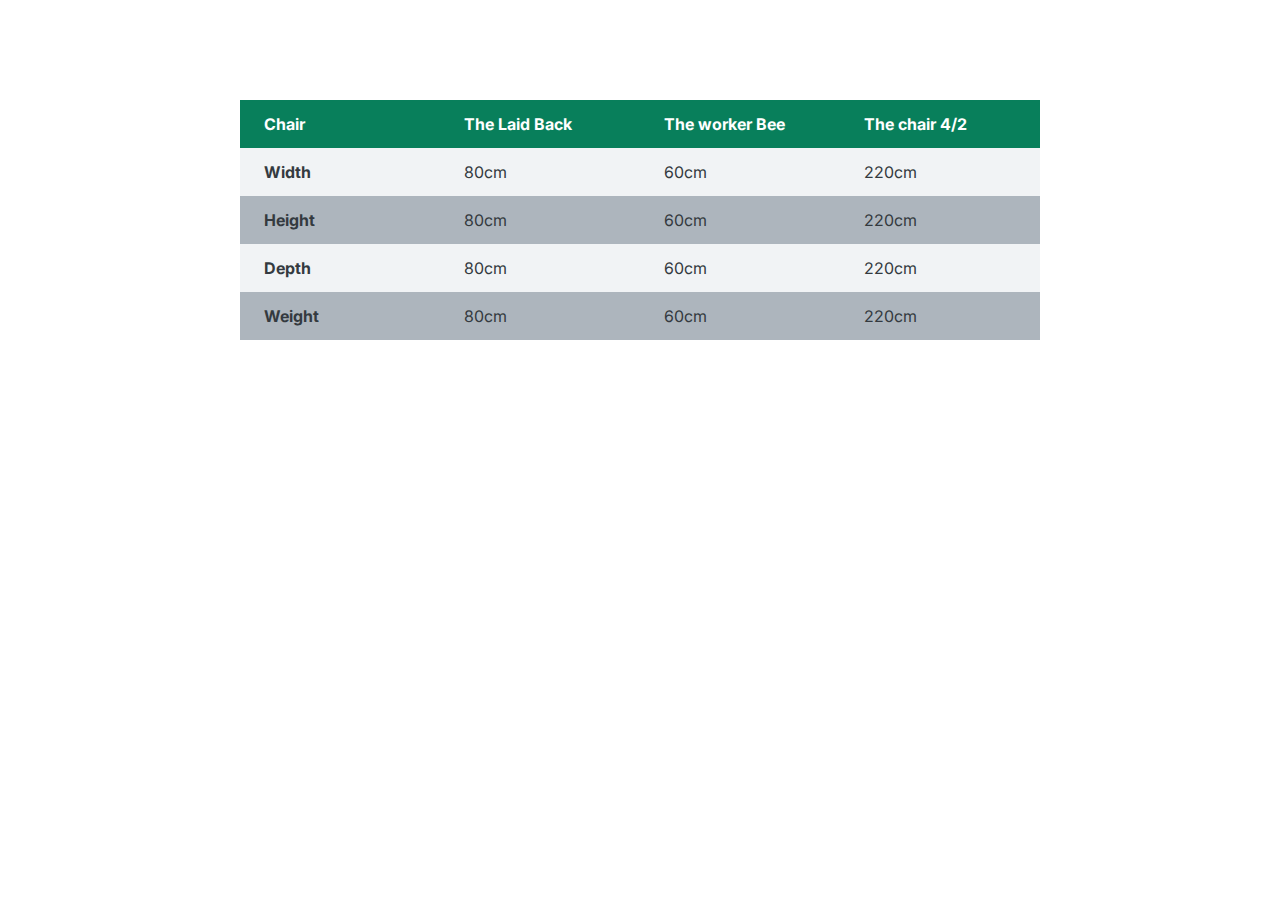
<file: 03-Table.html>
<!DOCTYPE html>
<html lang="en">
  <head>
    <meta charset="UTF-8" />
    <meta http-equiv="X-UA-Compatible" content="IE=edge" />
    <meta name="viewport" content="width=device-width, initial-scale=1.0" />
    <title>Table Component</title>
    <link
      href="https://fonts.googleapis.com/css2?family=Inter:wght@400;500;700&display=swap"
      rel="stylesheet"
    />
    <style>
      /*
      SPACING SYSTEM (px)
      2 / 4 / 8 / 12 / 16 / 24 / 32 / 48 / 64 / 80 / 96 / 128

      FONT SIZE SYSTEM (px)
      10 / 12 / 14 / 16 / 18 / 20 / 24 / 30 / 36 / 44 / 52 / 62 / 74 / 86 / 98
      */

      /*
      MAIN COLOR: #087f5b
      GREY COLOR:  #0343a40 */

      * {
        margin: 0;
        padding: 0;
        box-sizing: border-box;
      }

      body {
        font-family: "Inter", sans-serif;
        color: #343a40;
        line-height: 1;
        display: flex;
        justify-content: center;
      }

      table {
        width: 800px;
        /* centering the table usign margin property */
        /* margin: 100px auto; */
        margin-top: 100px;
        /* border: 1px solid gray;*/
        border-collapse: collapse;
        font-size: 16px;
      }

      th,
      td {
        /* border: 1px solid gray; */
        padding: 16px 24px;
        text-align: left;
      }

      thead tr {
        background-color: #087f5b;
        color: white;
      }
      thead th {
        width: 25%;
      }

      tbody tr:nth-child(odd) {
        background-color: #f1f3f5;
      }

      tbody tr:nth-child(even) {
        background-color: #adb5bd;
      }
    </style>
  </head>

  <body>
    <div class="table">
      <table>
        <thead>
          <tr>
            <th>Chair</th>
            <th>The Laid Back</th>
            <th>The worker Bee</th>
            <th>The chair 4/2</th>
          </tr>
        </thead>
        <tbody>
          <tr>
            <th>Width</th>
            <td>80cm</td>
            <td>60cm</td>
            <td>220cm</td>
          </tr>
          <tr>
            <th>Height</th>
            <td>80cm</td>
            <td>60cm</td>
            <td>220cm</td>
          </tr>
          <tr>
            <th>Depth</th>
            <td>80cm</td>
            <td>60cm</td>
            <td>220cm</td>
          </tr>
          <tr>
            <th>Weight</th>
            <td>80cm</td>
            <td>60cm</td>
            <td>220cm</td>
          </tr>
        </tbody>
      </table>
    </div>
  </body>
</html>
</file>
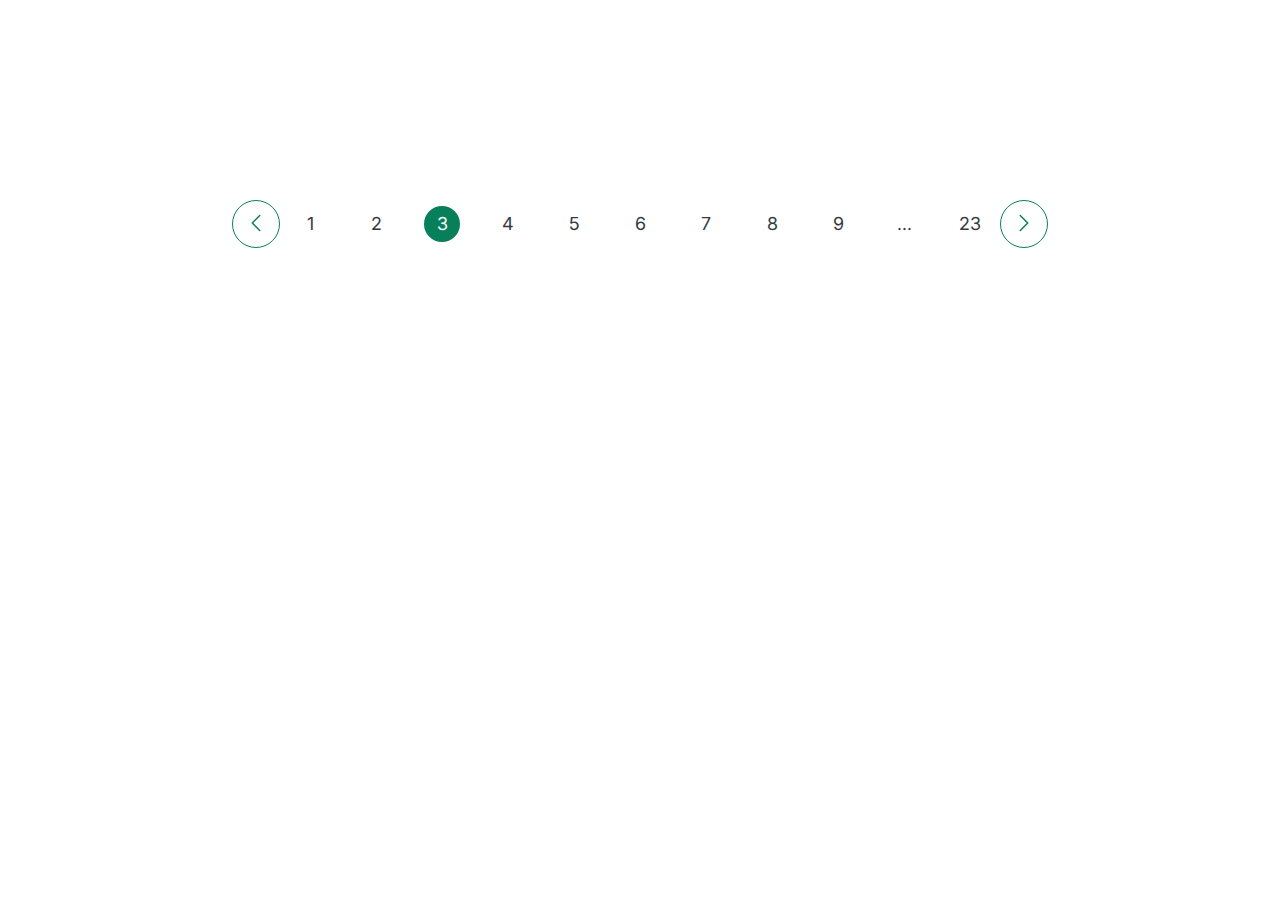
<file: 04-pagination.html>
<!DOCTYPE html>
<html lang="en">
  <head>
    <meta charset="UTF-8" />
    <meta http-equiv="X-UA-Compatible" content="IE=edge" />
    <meta name="viewport" content="width=device-width, initial-scale=1.0" />
    <title>Pagination component</title>
    <link
      href="https://fonts.googleapis.com/css2?family=Inter:wght@400;500;700&display=swap"
      rel="stylesheet"
    />
    <style>
      /*
      SPACING SYSTEM (px)
      2 / 4 / 8 / 12 / 16 / 24 / 32 / 48 / 64 / 80 / 96 / 128

      FONT SIZE SYSTEM (px)
      10 / 12 / 14 / 16 / 18 / 20 / 24 / 30 / 36 / 44 / 52 / 62 / 74 / 86 / 98
      */

      /*
      MAIN COLOR: #087f5b
      GREY COLOR:  #0343a40 */

      * {
        margin: 0;
        padding: 0;
        box-sizing: border-box;
      }

      body {
        font-family: "Inter", sans-serif;
        color: #343a40;
        line-height: 1;
        display: flex;
        justify-content: center;
      }

      .pagination {
        /* instead for centering div display and justify content property is applied to body element */
        /* width: 800px;
        margin: 100px auto; */
        margin-top: 200px;
        display: flex;
        gap: 12px;
        align-items: center;
      }
      .btn {
        height: 48px;
        width: 48px;
        border: 1px solid #087f5b;
        border-radius: 50%;
        background: none;
        cursor: pointer;
      }

      .btn:hover {
        background-color: #087f5b;
      }

      .btn:hover .btn-icon {
        stroke: white;
      }

      .btn-icon {
        height: 24px;
        width: 24px;
        stroke: #087f5b;
      }

      a:link,
      a:visited,
      span {
        text-decoration: none;
        font-size: 18px;
        color: #343a40;
        height: 36px;
        width: 36px;
        display: flex;
        align-items: center;
        justify-content: center;
        border-radius: 50%;
      }

      a:hover,
      a:active,
      .anchor--3.current {
        background-color: #087f5b;
        color: white;
      }

      .page-numbers {
        display: flex;
        gap: 30px;
      }
    </style>
  </head>
  <body>
    <div class="pagination">
      <button class="btn btn--left">
        <svg
          xmlns="http://www.w3.org/2000/svg"
          fill="none"
          viewBox="0 0 24 24"
          stroke-width="1.5"
          stroke="currentColor"
          class="btn-icon"
        >
          <path
            stroke-linecap="round"
            stroke-linejoin="round"
            d="M15.75 19.5L8.25 12l7.5-7.5"
          />
        </svg>
      </button>
      <div class="page-numbers">
        <a href="#" class="anchor--1">1</a>
        <a href="#" class="anchor--2">2</a>
        <a href="#" class="anchor--3 current">3</a>
        <a href="#" class="anchor--4">4</a>
        <a href="#" class="anchor--5">5</a>
        <a href="#" class="anchor--6">6</a>
        <a href="#" class="anchor--7">7</a>
        <a href="#" class="anchor--8">8</a>
        <a href="#" class="anchor--9">9</a>
        <span class="dots">...</span>
        <a href="#" class="anchor--23">23</a>
      </div>

      <button class="btn btn--right">
        <svg
          xmlns="http://www.w3.org/2000/svg"
          fill="none"
          viewBox="0 0 24 24"
          stroke-width="1.5"
          stroke="currentColor"
          class="btn-icon"
        >
          <path
            stroke-linecap="round"
            stroke-linejoin="round"
            d="M8.25 4.5l7.5 7.5-7.5 7.5"
          />
        </svg>
      </button>
    </div>
  </body>
</html>
</file>
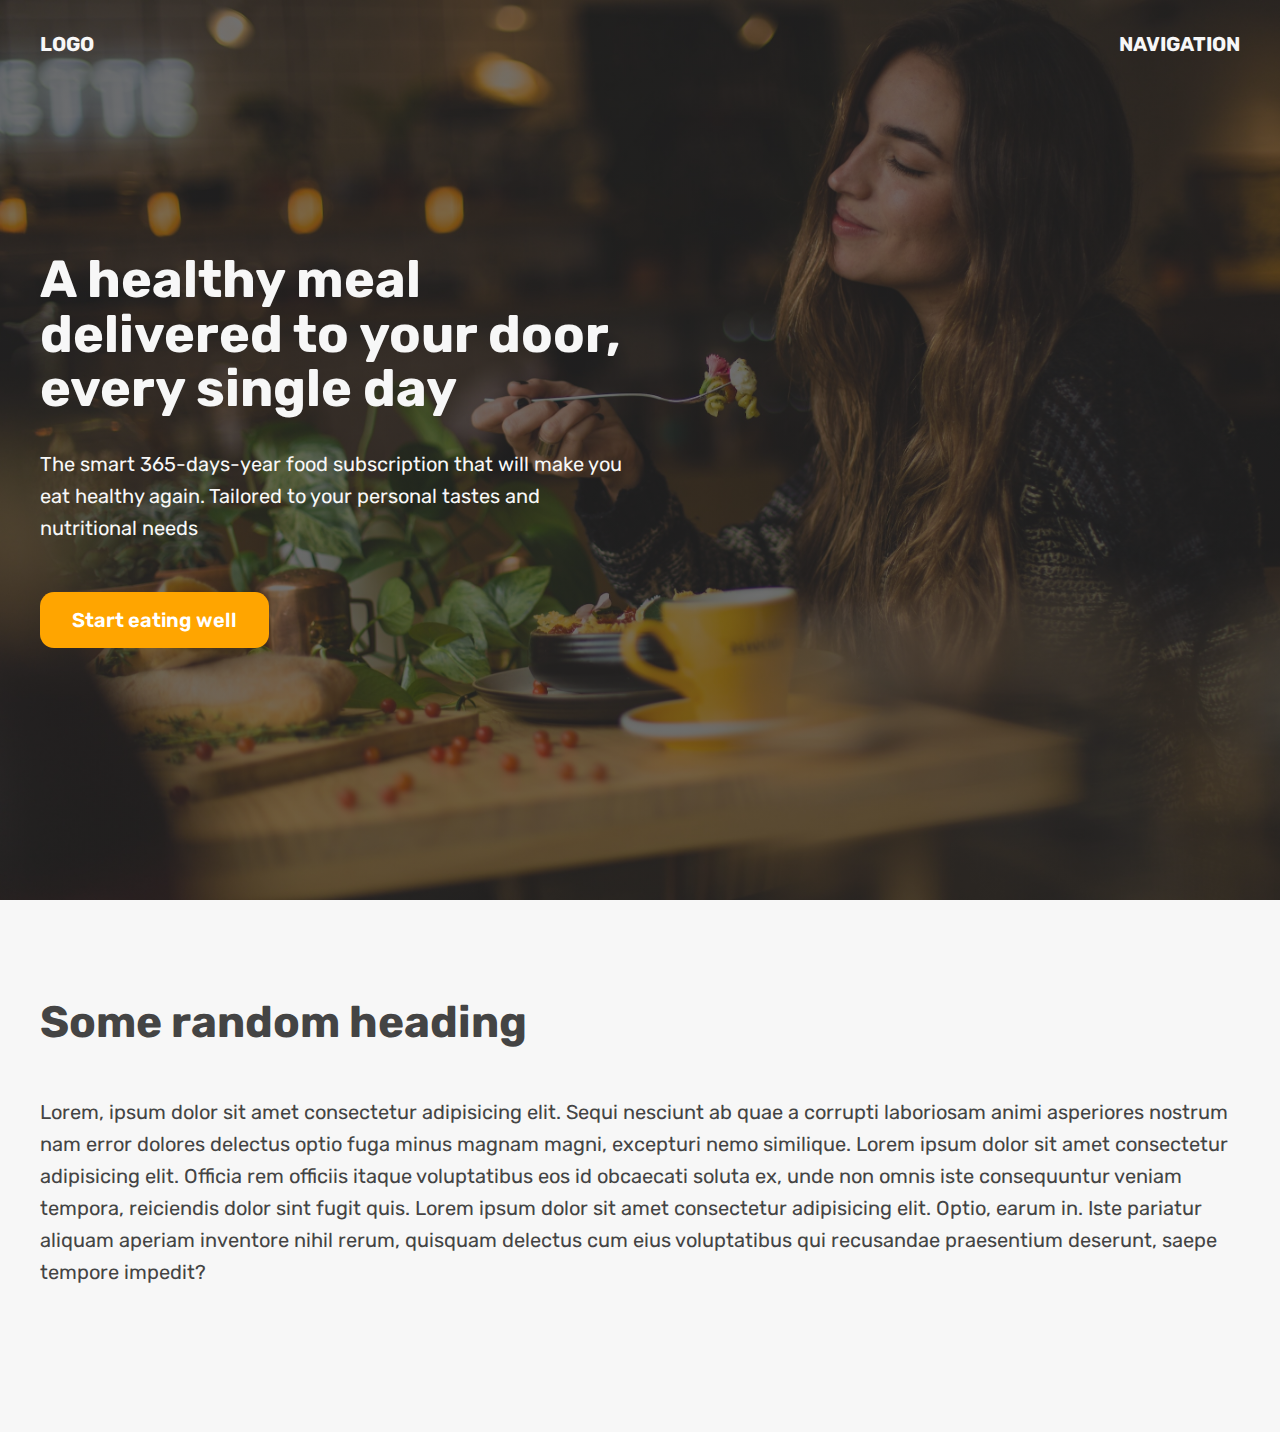
<file: 05-Hero_Section.html>
<!DOCTYPE html>
<html lang="en">
  <head>
    <meta charset="UTF-8" />
    <meta http-equiv="X-UA-Compatible" content="IE=edge" />
    <meta name="viewport" content="width=device-width, initial-scale=1.0" />
    <title>Omnifood Hero Section</title>
    <link rel="preconnect" href="https://fonts.googleapis.com" />
    <link rel="preconnect" href="https://fonts.gstatic.com" crossorigin />
    <link
      href="https://fonts.googleapis.com/css2?family=Inter:wght@400;500;700&family=Rubik:wght@400;500;700&display=swap"
      rel="stylesheet"
    />
    <style>
      * {
        margin: 0;
        padding: 0;
        box-sizing: border-box;
      }
      html {
        font-family: "Rubik", sans-serif;
        color: #444;
      }

      .container {
        margin: 0 auto;
        width: 1200px;
      }

      header {
        height: 100vh;
        position: relative;
        background-image: linear-gradient(
            rgba(34, 34, 34, 0.6),
            rgba(34, 34, 34, 0.6)
          ),
          url(hero.jpg);
        background-size: cover;
        color: #f7f7f7;
      }
      nav {
        font-size: 20px;
        font-weight: bold;
        display: flex;
        justify-content: space-between;
        padding-top: 32px;
      }
      .header-container {
        width: 1200px;
        position: absolute;

        /* In relation to parent sixe i.e. header */
        left: 50%;
        top: 50%;

        /* In relation to element size */
        transform: translate(-50%, -50%);
      }

      .header-container-inner {
        width: 50%;
      }

      h1 {
        font-size: 52px;
        margin-bottom: 32px;
        line-height: 1.05;
      }

      p {
        font-size: 20px;
        line-height: 1.6;
        margin-bottom: 48px;
      }

      .btn:link,
      .btn:hover {
        font-size: 20px;
        font-weight: 600;
        padding: 16px 32px;
        border-radius: 14px;
        background-color: orange;
        text-decoration: none;
        color: white;
        display: inline-block;
      }

      h2 {
        font-size: 44px;
        margin-bottom: 48px;
      }

      section {
        padding: 96px 0;
        background-color: #f7f7f7;
      }
    </style>
  </head>
  <body>
    <header>
      <nav class="container">
        <div>LOGO</div>
        <div>NAVIGATION</div>
      </nav>
      <div class="header-container">
        <div class="header-container-inner">
          <h1>A healthy meal delivered to your door, every single day</h1>
          <p>
            The smart 365-days-year food subscription that will make you eat
            healthy again. Tailored to your personal tastes and nutritional
            needs
          </p>
          <a href="#" class="btn">Start eating well</a>
        </div>
      </div>
    </header>
    <section>
      <div class="container">
        <h2>Some random heading</h2>
        <p>
          Lorem, ipsum dolor sit amet consectetur adipisicing elit. Sequi
          nesciunt ab quae a corrupti laboriosam animi asperiores nostrum nam
          error dolores delectus optio fuga minus magnam magni, excepturi nemo
          similique. Lorem ipsum dolor sit amet consectetur adipisicing elit.
          Officia rem officiis itaque voluptatibus eos id obcaecati soluta ex,
          unde non omnis iste consequuntur veniam tempora, reiciendis dolor sint
          fugit quis. Lorem ipsum dolor sit amet consectetur adipisicing elit.
          Optio, earum in. Iste pariatur aliquam aperiam inventore nihil rerum,
          quisquam delectus cum eius voluptatibus qui recusandae praesentium
          deserunt, saepe tempore impedit?
        </p>
      </div>
    </section>
  </body>
</html>
</file>
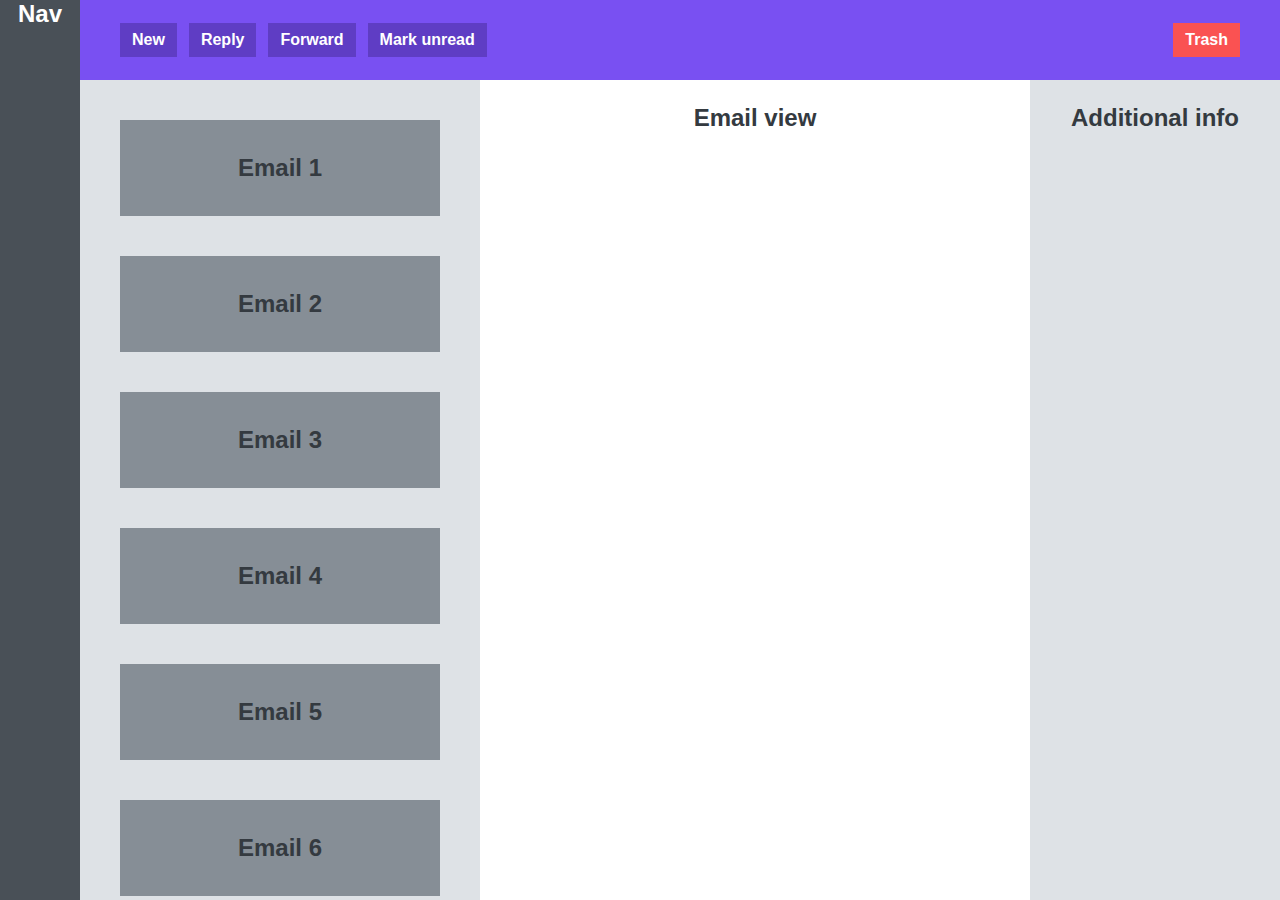
<file: 06-Web_Layout.html>
<!DOCTYPE html>
<html lang="en">
  <head>
    <meta charset="UTF-8" />
    <meta http-equiv="X-UA-Compatible" content="IE=edge" />
    <meta name="viewport" content="width=device-width, initial-scale=1.0" />
    <title>App Layout</title>
    <style>
      * {
        margin: 0;
        padding: 0;
        box-sizing: border-box;
      }
      body {
        font-family: sans-serif;
        color: #343a40;
        font-size: 24px;
        height: 100vh;
        font-weight: bold;
        text-align: center;

        display: grid;
        grid-template-columns: 80px 400px 1fr 250px;
        grid-template-rows: 80px 1fr;
      }

      nav {
        background-color: #495057;
        grid-row: 1/-1;
        color: white;
      }

      menu {
        background-color: #7950f2;
        color: white;
        grid-column: 2/-1;
        display: flex;
        padding: 0 40px;
        gap: 12px;
        align-items: center;
      }

      button nav,
      main,
      section,
      aside {
        padding: 24px;
      }

      button {
        display: inline-block;
        font-weight: bold;
        font-size: 16px;
        border: none;
        background-color: #5f3dc4;
        cursor: pointer;
        color: white;
        padding: 8px 12px;
      }

      button:last-child {
        background-color: #fa5252;
        margin-left: auto;
      }
      section {
        background-color: #dee2e6;
        padding: 40px;
        display: flex;
        flex-direction: column;
        gap: 40px;
        overflow: scroll;
      }

      .email {
        background-color: #868e96;
        height: 96px;
        display: flex;
        flex-shrink: 0;
        align-items: center;
        justify-content: center;
        cursor: pointer;
      }

      aside {
        background-color: #dee2e6;
      }
    </style>
  </head>
  <body>
    <nav>Nav</nav>
    <menu>
      <button>New</button>
      <button>Reply</button>
      <button>Forward</button>
      <button>Mark unread</button>
      <button>Trash</button>
    </menu>
    <section>
      <div class="email">Email 1</div>
      <div class="email">Email 2</div>
      <div class="email">Email 3</div>
      <div class="email">Email 4</div>
      <div class="email">Email 5</div>
      <div class="email">Email 6</div>
      <div class="email">Email 7</div>
      <div class="email">Email 8</div>
      <div class="email">Email 9</div>
      <div class="email">Email 10</div>
    </section>
    <main>Email view</main>
    <aside>Additional info</aside>
  </body>
</html>
</file>
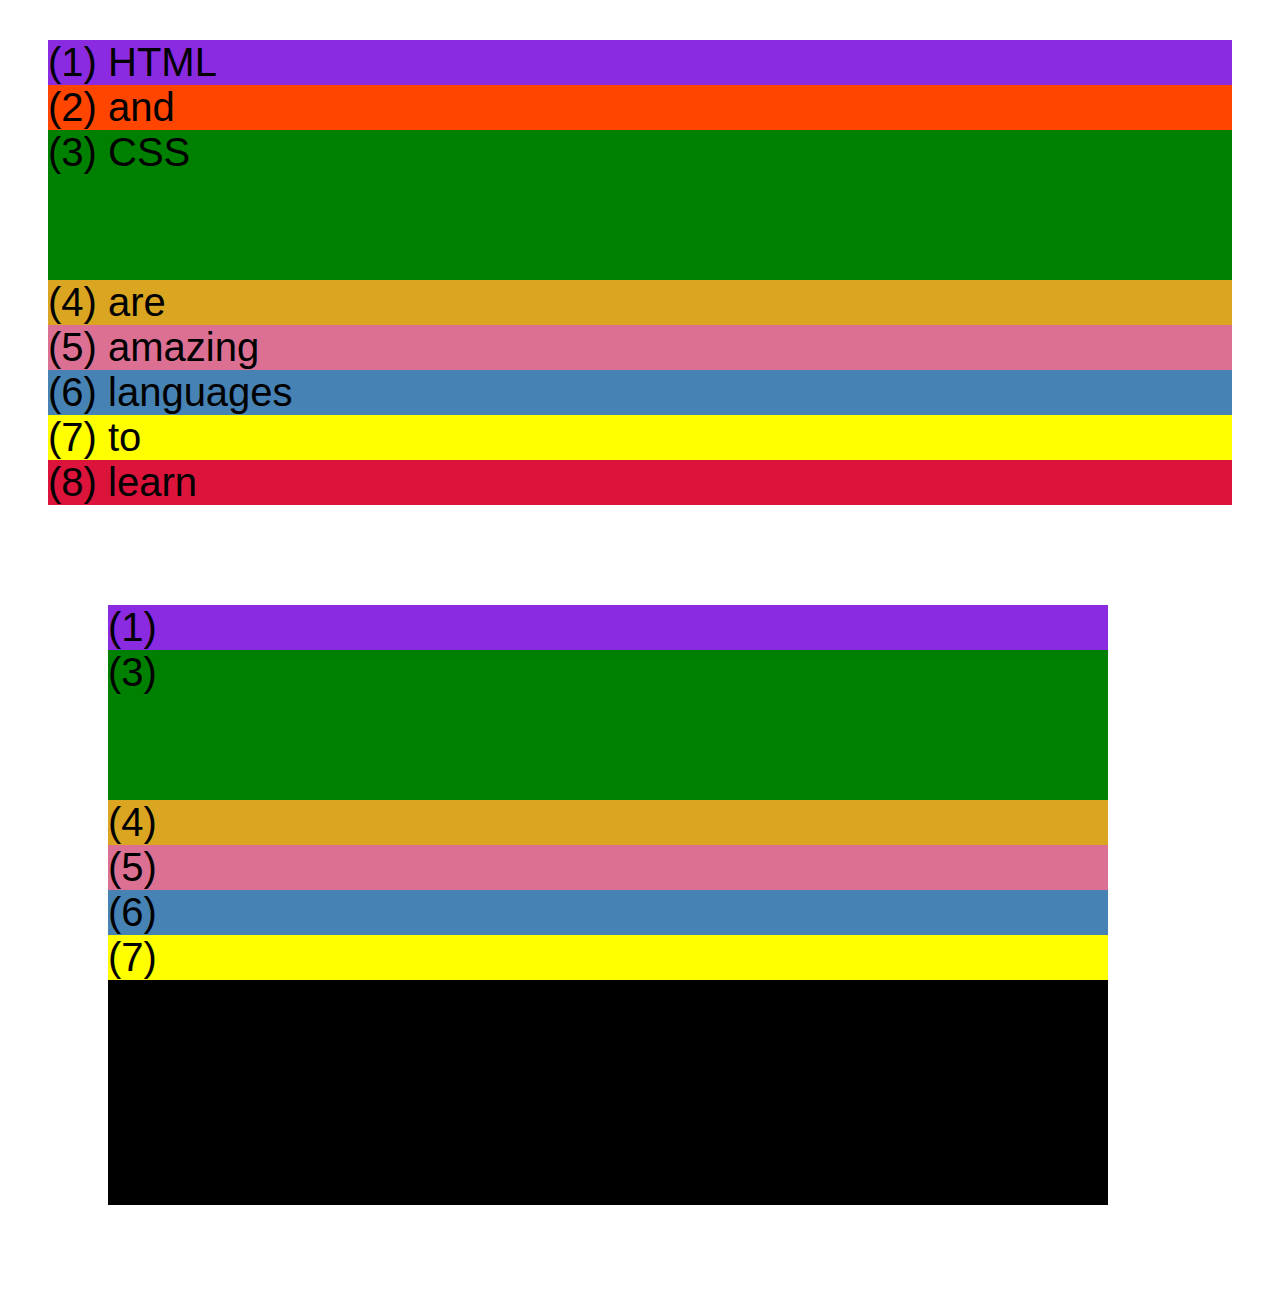
<file: 04-CSS-Layouts/css-grid.html>
<!DOCTYPE html>
<html lang="en">
  <head>
    <meta charset="UTF-8" />
    <meta http-equiv="X-UA-Compatible" content="IE=edge" />
    <meta name="viewport" content="width=device-width, initial-scale=1.0" />
    <title>CSS Grid</title>
    <style>
      .el--1 {
        background-color: blueviolet;
      }
      .el--2 {
        background-color: orangered;
      }
      .el--3 {
        background-color: green;
        height: 150px;
      }
      .el--4 {
        background-color: goldenrod;
      }
      .el--5 {
        background-color: palevioletred;
      }
      .el--6 {
        background-color: steelblue;
      }
      .el--7 {
        background-color: yellow;
      }
      .el--8 {
        background-color: crimson;
      }

      .container--1 {
        /* STARTER */
        font-family: sans-serif;
        background-color: #ddd;
        font-size: 40px;
        margin: 40px;

        /* CSS GRID */
      }

      .container--2 {
        /* STARTER */
        font-family: sans-serif;
        background-color: black;
        font-size: 40px;
        margin: 100px;

        width: 1000px;
        height: 600px;

        /* CSS GRID */
      }
    </style>
  </head>
  <body>
    <div class="container--1">
      <div class="el el--1">(1) HTML</div>
      <div class="el el--2">(2) and</div>
      <div class="el el--3">(3) CSS</div>
      <div class="el el--4">(4) are</div>
      <div class="el el--5">(5) amazing</div>
      <div class="el el--6">(6) languages</div>
      <div class="el el--7">(7) to</div>
      <div class="el el--8">(8) learn</div>
    </div>

    <div class="container--2">
      <div class="el el--1">(1)</div>
      <div class="el el--3">(3)</div>
      <div class="el el--4">(4)</div>
      <div class="el el--5">(5)</div>
      <div class="el el--6">(6)</div>
      <div class="el el--7">(7)</div>
    </div>
  </body>
</html>
</file>
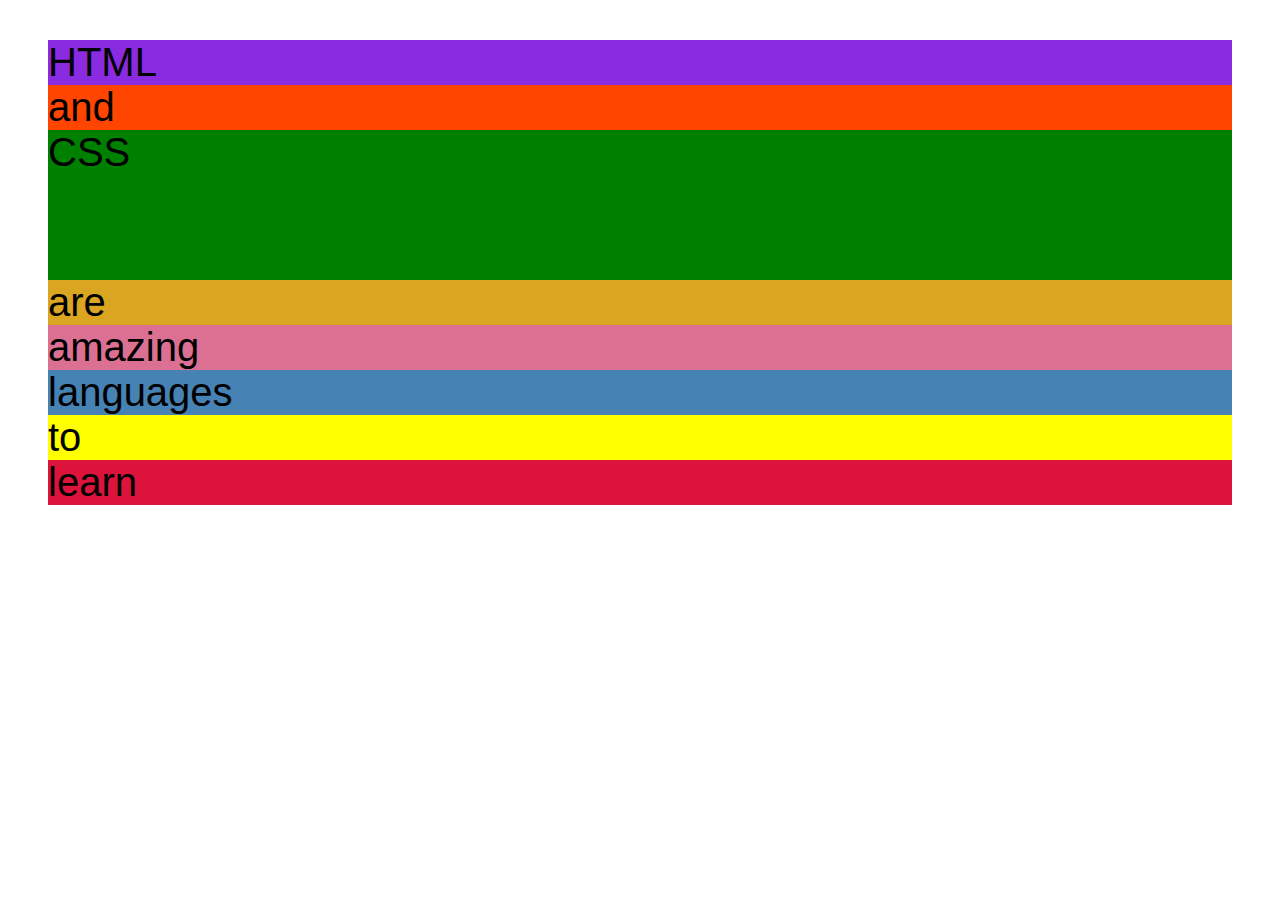
<file: 04-CSS-Layouts/flexbox.html>
<!DOCTYPE html>
<html lang="en">
  <head>
    <meta charset="UTF-8" />
    <meta http-equiv="X-UA-Compatible" content="IE=edge" />
    <meta name="viewport" content="width=device-width, initial-scale=1.0" />
    <title>Flexbox</title>
    <style>
      .el--1 {
        background-color: blueviolet;
      }
      .el--2 {
        background-color: orangered;
      }
      .el--3 {
        background-color: green;
        height: 150px;
      }
      .el--4 {
        background-color: goldenrod;
      }
      .el--5 {
        background-color: palevioletred;
      }
      .el--6 {
        background-color: steelblue;
      }
      .el--7 {
        background-color: yellow;
      }
      .el--8 {
        background-color: crimson;
      }

      .container {
        /* STARTER */
        font-family: sans-serif;
        background-color: #ddd;
        font-size: 40px;
        margin: 40px;

        /* FLEXBOX */
      }
    </style>
  </head>
  <body>
    <div class="container">
      <div class="el el--1">HTML</div>
      <div class="el el--2">and</div>
      <div class="el el--3">CSS</div>
      <div class="el el--4">are</div>
      <div class="el el--5">amazing</div>
      <div class="el el--6">languages</div>
      <div class="el el--7">to</div>
      <div class="el el--8">learn</div>
    </div>
  </body>
</html>
</file>
<file: 04-CSS-Layouts/style.css>
* {
  /* border-top: 10px solid #1098ad; */
  margin: 0;
  padding: 0;
}

/* PAGE SECTIONS */
body {
  color: #444;
  font-family: sans-serif;

  border-top: 10px solid #1098ad;
  position: relative;
}

.container {
  width: 800px;
  /* margin-left: auto;
  margin-right: auto; */
  margin: 0 auto;
}

.main-header {
  background-color: #f7f7f7;
  /* padding: 20px;
  padding-left: 40px;
  padding-right: 40px; */
  padding: 20px 40px;
  margin-bottom: 60px;
  /* height: 80px; */
}

nav {
  font-size: 18px;
  /* text-align: center; */
}

article {
  margin-bottom: 60px;
}

.post-header {
  margin-bottom: 40px;
  /* position: relative; */
}

aside {
  background-color: #f7f7f7;
  border-top: 5px solid #1098ad;
  border-bottom: 5px solid #1098ad;
  /* padding-top: 50px;
  padding-bottom: 50px; */
  padding: 50px 0;
  width: 500px;
}

/* SMALLER ELEMENTS */
h1,
h2,
h3 {
  color: #1098ad;
}

h1 {
  font-size: 26px;
  text-transform: uppercase;
  font-style: italic;
}

h2 {
  font-size: 40px;
  margin-bottom: 30px;
}

h3 {
  font-size: 30px;
  margin-bottom: 20px;
  margin-top: 40px;
}

h4 {
  font-size: 20px;
  text-transform: uppercase;
  text-align: center;
}

p {
  font-size: 22px;
  line-height: 1.5;
  margin-bottom: 15px;
}

ul,
ol {
  margin-left: 50px;
  margin-bottom: 20px;
}

li {
  font-size: 20px;
  margin-bottom: 10px;
  /* display: inline; */
}

li:last-child {
  margin-bottom: 0;
}

/* footer p {
  font-size: 16px;
} */

/* article header p {
  font-style: italic;
} */

#author {
  font-style: italic;
  font-size: 18px;
}

#copyright {
  font-size: 16px;
}

.related-author {
  font-size: 18px;
  font-weight: bold;
}

/* ul {
  list-style: none;
} */

.related {
  list-style: none;
}

body {
  /* background-color: orangered; */
}

/* .first-li {
  font-weight: bold;
} */

li:first-child {
  font-weight: bold;
}

li:last-child {
  font-style: italic;
}

li:nth-child(even) {
  /* color: red; */
}

/* Misconception: this won't work! */
article p:first-child {
  color: red;
}

/* Styling links */
a:link {
  color: #1098ad;
  text-decoration: none;
}

a:visited {
  /* color: #777; */
  color: #1098ad;
}

a:hover {
  color: orangered;
  font-weight: bold;
  text-decoration: underline orangered;
}

a:active {
  background-color: black;
  font-style: italic;
}
/* LVHA */

.post-img {
  width: 100%;
  height: auto;
}

nav a:link {
  /* background-color: orangered;
  margin: 20px;
  padding: 20px;

  display: block; */

  margin-right: 30px;
  margin-top: 10px;
  display: inline-block;
}

nav a:link:last-child {
  margin-right: 0;
}

button {
  font-size: 22px;
  padding: 20px;
  cursor: pointer;

  position: absolute;
  /* top: 50px;
  left: 50px; */
  bottom: 50px;
  right: 50px;
}

h1::first-letter {
  font-style: normal;
  margin-right: 5px;
}

h3 + p::first-line {
  /* color: red; */
}

h2 {
  /* background-color: orange; */
  position: relative;
}

h2::before {
  content: "TOP";
  background-color: #ffe70e;
  color: #444;
  font-size: 16px;
  font-weight: bold;
  display: inline-block;
  padding: 5px 10px;
  position: absolute;
  top: -10px;
  right: -25px;
}

/* Resolving conflicts */
/* #copyright {
  color: red;
}

.copyright {
  color: blue;
}

.text {
  color: yellow;
}

footer p {
  color: green !important;
} */

/* nav a:link,
nav p {
  font-size: 18px;
} */
</file>
<file: 05-Design/style.css>
/*
SPACING SYSTEM (px)
2 / 4 / 8 / 12 / 16 / 24 / 32 / 48 / 64 / 80 / 96 / 128

FONT SIZE SYSTEM (px)
10 / 12 / 14 / 16 / 18 / 20 / 24 / 30 / 36 / 44 / 52 / 62 / 74 / 86 / 98
*/

/* 
MAIN COLOR: #087f5b
GREY COLOR:  #0343a40 */

* {
  margin: 0;
  padding: 0;
  box-sizing: border-box;
}

/* ------------------------ */
/* GENERAL STYLES */
/* ------------------------ */
body {
  font-family: "Inter", sans-serif;
  color: #343a40;
  border-bottom: 8px solid #087f5b;
}

.container {
  width: 960px;
  margin: 0 auto;
}

header,
section {
  margin-bottom: 96px;
}

h2 {
  margin-bottom: 48px;
  font-size: 36px;
  letter-spacing: -0.5px;
}

.grid-3-cols {
  display: grid;
  grid-template-columns: repeat(3, 1fr);
  column-gap: 80px;
}

.btn:link,
.btn:visited {
  background-color: #087f5b;
  color: white;
  text-decoration: none;
  text-transform: uppercase;
  display: inline;
  font-weight: 500;
  border-radius: 100px;
}

.btn:hover,
.btn:active {
  background-color: #099268;
  cursor: pointer;
}

.btn--big {
  font-size: 18px;
  padding: 16px 32px;
}

.btn--small {
  font-size: 14px;
  padding: 8px 17px;
}
/* ------------------------ */
/* COMPONENT STYLES */
/* ------------------------ */

/* HEADER */
header {
  display: grid;
  grid-template-columns: repeat(2, 1fr);
  column-gap: 80px;
  margin-top: 80px;
}

.header-text-box {
  align-self: center;
}

h1 {
  margin-bottom: 32px;
  font-size: 44px;
  line-height: 1.1;
  letter-spacing: -1px;
}

.header-text {
  margin-bottom: 24px;
  font-size: 18px;
  line-height: 1.7;
}

img {
  width: 100%;
  border-radius: 12px;
}

.chair img {
  border-bottom-left-radius: 0;
  border-bottom-right-radius: 0;
}
/* FEATURES */
.features-icon {
  stroke: #087f5b;
  height: 32px;
  width: 32px;
  margin-bottom: 24px;
}

.features-title {
  margin-bottom: 16px;
  font-size: 20px;
}

.features-text {
  font-size: 18px;
  line-height: 1.7;
}

/* TESTIMONIAL */
.testimonial-section {
  background-color: #087f5b;
  color: white;
  padding: 24px;
  border-radius: 20px;
}

.testimonial-box {
  grid-column: 2 / -1;
  align-self: center;
}

.testimonial-box h2 {
  margin-bottom: 24px;
  font-size: 24px;
}

.testimonial-text {
  font-style: italic;
  margin-bottom: 24px;
  font-size: 18px;
  line-height: 1.7;
  color: #e6fcf5;
}

.testimonial-author {
  color: #c3fae8;
}
/* CHAIRS */
.chair-box {
  padding: 32px;
}

h3 {
  margin-bottom: 24px;
  font-size: 20px;
}

.chair {
  box-shadow: 0 20px 20px 0 black;
}

.chair-details {
  list-style: none;
  margin-bottom: 48px;
}

.chair-details li {
  display: flex;
  align-items: center;
  gap: 12px;
  margin-bottom: 24px;
}

.chair-details li:last-child {
  margin-bottom: 0;
}

.chair-icon {
  stroke: #087f5b;
  width: 24px;
  height: 24px;
}

.chair-price {
  display: flex;
  justify-content: space-between;
  font-size: 20px;
  align-items: center;
}

footer {
  margin-bottom: 48px;
  font-size: 14px;
  color: #495057;
}
</file>
